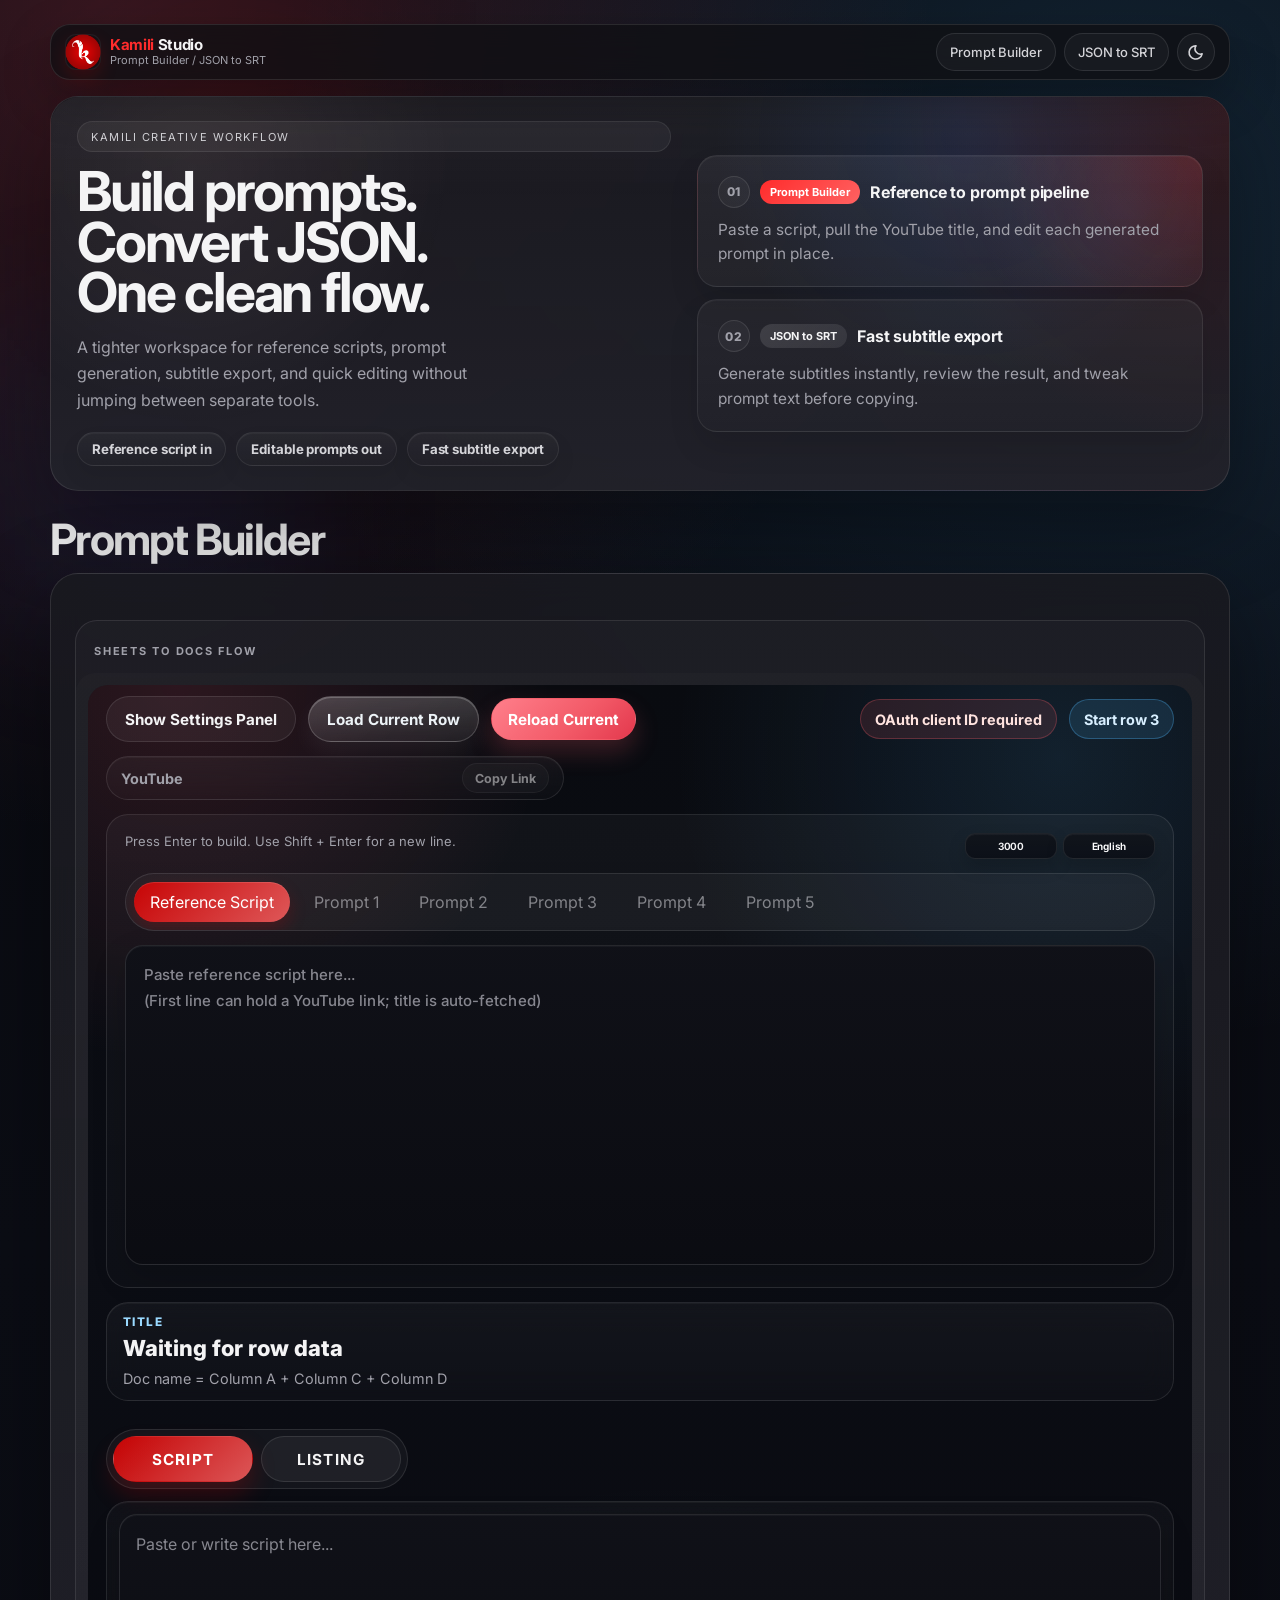
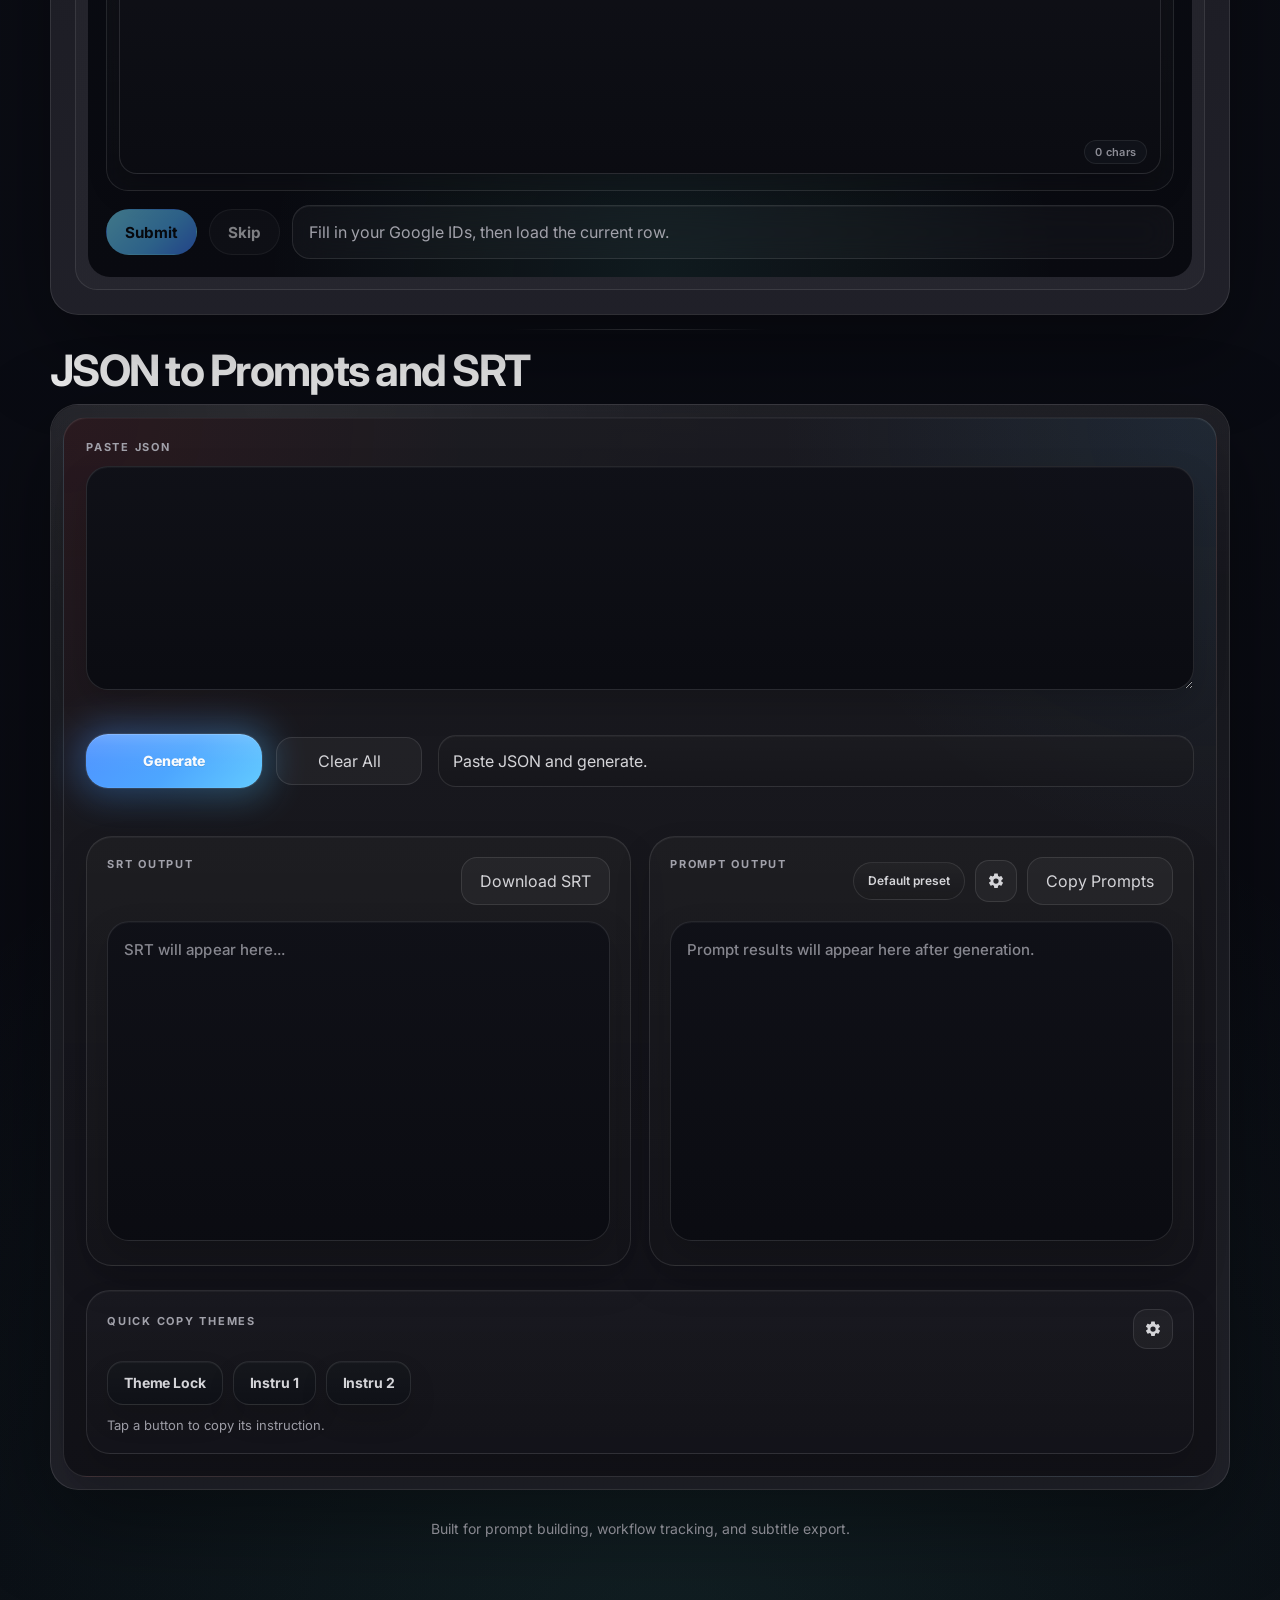
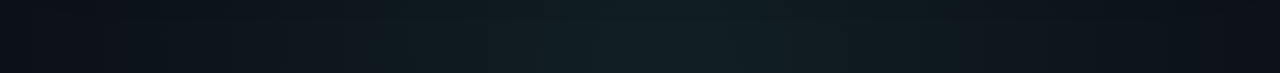
<file: index.html>
<!doctype html>
<html lang="en">
<head>
  <meta charset="UTF-8" />
  <meta name="viewport" content="width=device-width, initial-scale=1.0" />
  <title>Kamili Studio</title>
<link rel="icon" type="image/png" href="./logo.png" />
<link rel="apple-touch-icon" href="./logo.png" />
  <meta
    name="description"
    content="One unified workspace for Prompt Builder and JSON to SRT."
  />
  <link rel="stylesheet" href="assets/css/style.css" />
</head>
<body data-theme="dark">
  <div class="page-noise" aria-hidden="true"></div>
  <div class="page-glow page-glow-one" aria-hidden="true"></div>
  <div class="page-glow page-glow-two" aria-hidden="true"></div>

  <main class="site-shell">
    <header class="topbar">
      <a class="brand" href="#tool-1" aria-label="Kamili Studio home">
        <img class="brand-logo" src="assets/logo.png" alt="Kamili logo" />
        <span class="brand-copy">
          <strong class="brand-title">
            <span class="brand-name-accent">Kamili</span>
            <span class="brand-name-tail">Studio</span>
          </strong>
          <small>Prompt Builder / JSON to SRT</small>
        </span>
      </a>

      <div class="topbar-actions">
        <a class="topbar-link" href="#tool-workflow">Prompt Builder</a>
        <a class="topbar-link" href="#tool-2">JSON to SRT</a>
        <button class="theme-toggle" id="theme-toggle" type="button" aria-label="Switch to light mode" title="Switch to light mode">
          <span class="sr-only" id="theme-toggle-label">Switch to light mode</span>
          <svg class="theme-toggle-icon" viewBox="0 0 24 24" aria-hidden="true">
            <path class="theme-toggle-glyph" d="M20.2 14.5A8.8 8.8 0 1 1 12 3.8a7.1 7.1 0 0 0 8.2 10.7Z" />
          </svg>
        </button>
      </div>
    </header>

    <section class="hero-panel">
      <div class="hero-copy">
        <div class="hero-badge">Kamili creative workflow</div>
        <h1>Build prompts. Convert JSON. One clean flow.</h1>
        <p class="hero-text">
          A tighter workspace for reference scripts, prompt generation, subtitle export, and quick
          editing without jumping between separate tools.
        </p>
        <div class="hero-pills" aria-label="Core workflow highlights">
          <span class="hero-pill">Reference script in</span>
          <span class="hero-pill">Editable prompts out</span>
          <span class="hero-pill">Fast subtitle export</span>
        </div>
      </div>

      <div class="hero-stack">
        <div class="hero-card hero-card-accent">
          <div class="hero-card-line">
            <span class="hero-card-step">01</span>
            <span class="hero-chip">Prompt Builder</span>
            <strong>Reference to prompt pipeline</strong>
          </div>
          <p>Paste a script, pull the YouTube title, and edit each generated prompt in place.</p>
        </div>
        <div class="hero-card">
          <div class="hero-card-line">
            <span class="hero-card-step">02</span>
            <span class="hero-chip hero-chip-secondary">JSON to SRT</span>
            <strong>Fast subtitle export</strong>
          </div>
          <p>Generate subtitles instantly, review the result, and tweak prompt text before copying.</p>
        </div>
      </div>
    </section>

    <div class="tool-stack">
      <section class="tool-section" id="tool-1">
        <div class="section-heading">
          <div>
            <h2>Prompt Builder</h2>
          </div>
        </div>

        <div class="tool-card tool-card-merged">
          <div class="workflow-inline-shell" id="tool-workflow">
          <div class="workflow-inline-head">
            <div>
              <span class="label">Sheets to Docs Flow</span>
            </div>
          </div>

            <div class="workflow-embed-card workflow-embed-card-inline">
              <iframe
                id="workflow-embed-frame"
                class="workflow-embed-frame"
                src="manual-workflow-tool/index.html"
                title="Workflow"
                loading="lazy"
                allow="clipboard-write"
              ></iframe>
            </div>
          </div>

          <div class="output-shell prompt-builder-shell">
            <div class="tabs-head">
              <div class="tabs-head-copy">
                <span class="tabs-hint">Press Enter to build. Use Shift + Enter for a new line.</span>
              </div>

              <div class="prompt-banner-params prompt-banner-params-inline" aria-label="Prompt parameters">
                <label class="prompt-param prompt-param-words" for="pb-words" aria-label="Words">
                  <input id="pb-words" class="prompt-param-input" type="number" value="3000" min="1" inputmode="numeric" />
                </label>

                <div class="prompt-param prompt-param-language" aria-label="Language">
                  <div class="language-select language-select-compact" id="pb-language-select">
                    <input id="pb-language" type="hidden" value="English" />
                    <button
                      class="language-trigger language-trigger-compact"
                      id="pb-language-trigger"
                      type="button"
                      aria-haspopup="listbox"
                      aria-expanded="false"
                    >
                      <span id="pb-language-value">English</span>
                      <span class="language-caret" aria-hidden="true"></span>
                    </button>
                    <div class="language-dropdown" id="pb-language-dropdown" hidden>
                      <div class="language-options" id="pb-language-list" role="listbox" aria-label="Language options">
                        <button class="language-option is-active" data-language="English" type="button">English</button>
                        <button class="language-option" data-language="Arabic" type="button">Arabic</button>
                        <button class="language-option" data-language="French" type="button">French</button>
                        <button class="language-option" data-language="German" type="button">German</button>
                        <button class="language-option" data-language="Russian" type="button">Russian</button>
                        <button class="language-option" data-language="Italian" type="button">Italian</button>
                      </div>
                      <div class="language-custom">
                        <input
                          id="pb-language-custom"
                          type="text"
                          placeholder="Add another language"
                          aria-label="Add another language"
                        />
                        <button class="secondary-button secondary-button-compact" id="pb-language-add" type="button">
                          Add
                        </button>
                      </div>
                    </div>
                  </div>
                </div>
              </div>
            </div>
            <div class="segmented-shell">
              <div class="segmented-control" id="pb-tabs">
                <button class="segmented-tab active" data-view="reference" type="button">Reference Script</button>
                <button class="segmented-tab" data-view="prompt-0" data-index="0" type="button">Prompt 1</button>
                <button class="segmented-tab" data-view="prompt-1" data-index="1" type="button">Prompt 2</button>
                <button class="segmented-tab" data-view="prompt-2" data-index="2" type="button">Prompt 3</button>
                <button class="segmented-tab" data-view="prompt-3" data-index="3" type="button">Prompt 4</button>
                <button class="segmented-tab" data-view="prompt-4" data-index="4" type="button">Prompt 5</button>
              </div>
            </div>
            <div class="prompt-tab-panel is-active" id="pb-reference-panel">
              <textarea
                id="pb-reference"
                class="output-textarea prompt-builder-reference"
                placeholder="Paste reference script here...&#10;(First line can hold a YouTube link; title is auto-fetched)"
              ></textarea>
            </div>
            <div class="prompt-tab-panel" id="pb-prompts-panel" hidden>
              <div
                id="pb-output"
                class="output-editor"
                contenteditable="true"
                spellcheck="false"
                role="textbox"
                aria-multiline="true"
                data-placeholder="Press Enter in Reference Script to generate prompts."
              ></div>
            </div>
          </div>
        </div>
      </section>

      <div class="section-divider" aria-hidden="true">
        <span></span>
      </div>

      <section class="tool-section" id="tool-2">
        <div class="section-heading">
          <div>
            <h2>JSON to Prompts and SRT</h2>
          </div>
        </div>

        <div class="tool-card">
          <div class="tool-two-shell">
            <div class="field-block">
              <label class="label" for="json-input">Paste JSON</label>
              <textarea id="json-input"></textarea>
            </div>

            <div class="button-row button-row-split">
              <div class="button-row tool-actions">
                <button class="glow-button" id="srt-generate" type="button">
                  <span class="glow-button__content">
                    <span>Generate</span>
                  </span>
                </button>
                <button class="secondary-button" id="srt-clear" type="button">Clear All</button>
              </div>
              <div class="status status-inline" id="srt-status">Paste JSON and generate.</div>
            </div>

            <div class="results-grid">
              <div class="result-panel">
                <div class="panel-head">
                  <span class="label">SRT Output</span>
                  <button class="secondary-button" id="srt-download" type="button">Download SRT</button>
                </div>
                <textarea id="srt-output" readonly placeholder="SRT will appear here..."></textarea>
              </div>

              <div class="result-panel">
                <div class="panel-head">
                  <span class="label">Prompt Output</span>
                  <div class="panel-actions">
                    <span class="preset-badge" id="prompt-preset-badge">Default preset</span>
                    <button
                      class="icon-button"
                      id="prompt-preset-settings"
                      type="button"
                      aria-label="Manage image prompt presets"
                      title="Manage image prompt presets"
                    >
                      <svg viewBox="0 0 24 24" aria-hidden="true">
                        <path d="M19.14 12.94a7.96 7.96 0 0 0 .05-.94 7.96 7.96 0 0 0-.05-.94l2.03-1.58a.5.5 0 0 0 .12-.64l-1.92-3.32a.5.5 0 0 0-.6-.22l-2.39.96a7.28 7.28 0 0 0-1.63-.94l-.36-2.54A.5.5 0 0 0 13.9 2h-3.8a.5.5 0 0 0-.49.42l-.36 2.54c-.58.22-1.12.53-1.63.94l-2.39-.96a.5.5 0 0 0-.6.22L2.71 8.48a.5.5 0 0 0 .12.64l2.03 1.58a7.96 7.96 0 0 0-.05.94c0 .32.02.63.05.94l-2.03 1.58a.5.5 0 0 0-.12.64l1.92 3.32a.5.5 0 0 0 .6.22l2.39-.96c.5.4 1.05.72 1.63.94l.36 2.54a.5.5 0 0 0 .49.42h3.8a.5.5 0 0 0 .49-.42l.36-2.54c.58-.22 1.13-.54 1.63-.94l2.39.96a.5.5 0 0 0 .6-.22l1.92-3.32a.5.5 0 0 0-.12-.64l-2.03-1.58ZM12 15.5A3.5 3.5 0 1 1 12 8.5a3.5 3.5 0 0 1 0 7Z"/>
                      </svg>
                    </button>
                    <button class="secondary-button" id="prompts-copy" type="button">Copy Prompts</button>
                  </div>
                </div>
                <textarea id="prompts-output" placeholder="Prompt results will appear here after generation."></textarea>
              </div>
            </div>

            <div class="quick-copy-section quick-copy-section-inline" id="tool-quick-copy" aria-label="Quick copy instructions">
              <div class="quick-copy-card quick-copy-card-inline">
                <div class="quick-copy-head quick-copy-head-inline">
                  <div class="quick-copy-copy">
                    <span class="label">Quick Copy Themes</span>
                  </div>
                  <button
                    class="icon-button quick-copy-settings-toggle"
                    id="quick-copy-settings-toggle"
                    type="button"
                    aria-label="Manage quick copy instructions"
                    aria-expanded="false"
                    title="Manage quick copy instructions"
                  >
                    <svg viewBox="0 0 24 24" aria-hidden="true">
                      <path d="M19.14 12.94a7.96 7.96 0 0 0 .05-.94 7.96 7.96 0 0 0-.05-.94l2.03-1.58a.5.5 0 0 0 .12-.64l-1.92-3.32a.5.5 0 0 0-.6-.22l-2.39.96a7.28 7.28 0 0 0-1.63-.94l-.36-2.54A.5.5 0 0 0 13.9 2h-3.8a.5.5 0 0 0-.49.42l-.36 2.54c-.58.22-1.12.53-1.63.94l-2.39-.96a.5.5 0 0 0-.6.22L2.71 8.48a.5.5 0 0 0 .12.64l2.03 1.58a7.96 7.96 0 0 0-.05.94c0 .32.02.63.05.94l-2.03 1.58a.5.5 0 0 0-.12.64l1.92 3.32a.5.5 0 0 0 .6.22l2.39-.96c.5.4 1.05.72 1.63.94l.36 2.54a.5.5 0 0 0 .49.42h3.8a.5.5 0 0 0 .49-.42l.36-2.54c.58-.22 1.13-.54 1.63-.94l2.39.96a.5.5 0 0 0 .6-.22l1.92-3.32a.5.5 0 0 0-.12-.64l-2.03-1.58ZM12 15.5A3.5 3.5 0 1 1 12 8.5a3.5 3.5 0 0 1 0 7Z"/>
                    </svg>
                  </button>
                </div>

                <div class="quick-copy-actions" id="quick-copy-actions"></div>
                <div class="quick-copy-empty" id="quick-copy-empty" hidden>Add your first instruction from the settings button.</div>
                <p class="quick-copy-note" id="quick-copy-note">Tap a button to copy its instruction.</p>

                <div class="quick-copy-settings-panel" id="quick-copy-settings-panel" hidden>
                  <div class="quick-copy-settings-shell">
                    <div class="quick-copy-settings-copy">
                      <span class="label">Manage Instructions</span>
                      <p>Create short buttons for themes, styles, or reusable copy blocks.</p>
                    </div>

                    <div class="quick-copy-library" id="quick-copy-library"></div>

                    <div class="quick-copy-form">
                      <div class="field-block">
                        <label class="label" for="quick-copy-name">Button Name</label>
                        <input id="quick-copy-name" type="text" placeholder="Theme Lock" />
                      </div>
                      <div class="field-block">
                        <label class="label" for="quick-copy-text">Instruction Text</label>
                        <textarea id="quick-copy-text" placeholder="Paste the reusable instruction you want this button to copy."></textarea>
                      </div>
                      <div class="button-row quick-copy-form-actions">
                        <button class="glow-button" id="quick-copy-save" type="button">
                          <span class="glow-button__content">
                            <span>Save Instruction</span>
                          </span>
                        </button>
                        <button class="secondary-button" id="quick-copy-clear" type="button">Clear Form</button>
                      </div>
                    </div>
                  </div>
                </div>
              </div>
            </div>
          </div>
        </div>
      </section>
    </div>

    <div class="preset-modal" id="prompt-preset-modal" hidden>
      <div class="preset-dialog" role="dialog" aria-modal="true" aria-labelledby="prompt-preset-title">
        <div class="preset-dialog-head">
          <div>
            <h3 id="prompt-preset-title">Image Prompt Presets</h3>
            <p>Save your prompt add-ons here, then switch between them anytime.</p>
          </div>
          <button class="icon-button" id="prompt-preset-close" type="button" aria-label="Close presets">
            <svg viewBox="0 0 24 24" aria-hidden="true">
              <path d="M6.7 5.3 12 10.6l5.3-5.3 1.4 1.4-5.3 5.3 5.3 5.3-1.4 1.4-5.3-5.3-5.3 5.3-1.4-1.4 5.3-5.3-5.3-5.3 1.4-1.4Z"/>
            </svg>
          </button>
        </div>

        <div class="preset-list" id="prompt-preset-list"></div>

        <div class="preset-form">
          <div class="field-block">
            <label class="label" for="prompt-preset-name">Preset Name</label>
            <input id="prompt-preset-name" type="text" placeholder="Ancient history preset" />
          </div>
            <div class="field-block">
              <label class="label sr-only" for="prompt-preset-text">Prompt Text</label>
              <textarea
                id="prompt-preset-text"
                placeholder="Prompt Text..."
              ></textarea>
            </div>
          <div class="button-row">
            <button class="glow-button" id="prompt-preset-save" type="button">
              <span class="glow-button__content">
                <span>Save Preset</span>
              </span>
            </button>
          </div>
        </div>
      </div>
    </div>

    <div class="confirm-modal" id="preset-delete-confirm" hidden>
      <div class="confirm-dialog" role="dialog" aria-modal="true" aria-labelledby="preset-delete-title">
        <div class="confirm-copy">
          <span class="label">Delete Preset</span>
          <h3 id="preset-delete-title">Are you sure?</h3>
          <p id="preset-delete-text">This preset will be removed from your saved list.</p>
        </div>
        <div class="confirm-actions">
          <button class="secondary-button" id="preset-delete-cancel" type="button">Cancel</button>
          <button class="glow-button is-danger" id="preset-delete-confirm-btn" type="button">
            <span class="glow-button__content">
              <span>Delete Preset</span>
            </span>
          </button>
        </div>
      </div>
    </div>

    <footer class="site-footer">
      Built for prompt building, workflow tracking, and subtitle export.
    </footer>
  </main>

  <script>
    (function () {
      const workflowFrame = document.getElementById("workflow-embed-frame");
      if (!workflowFrame) {
        return;
      }

      const minHeight = 520;

      const applyHeight = (height) => {
        const nextHeight = Math.max(minHeight, Math.ceil(Number(height) || 0));
        workflowFrame.style.height = `${nextHeight}px`;
      };

      window.addEventListener("message", (event) => {
        if (event.source !== workflowFrame.contentWindow) {
          return;
        }

        if (event.data?.type !== "workflow-embed-height") {
          return;
        }

        applyHeight(event.data.height);
      });

      workflowFrame.addEventListener("load", () => {
        window.setTimeout(() => {
          try {
            const doc = workflowFrame.contentDocument;
            if (!doc) {
              return;
            }

            applyHeight(
              Math.max(
                doc.documentElement?.scrollHeight || 0,
                doc.body?.scrollHeight || 0
              )
            );
          } catch (error) {
            console.warn("Could not auto-size workflow frame:", error);
          }
        }, 120);
      });
    })();
  </script>
  <script src="assets/js/app.js"></script>
</body>
</html>
</file>
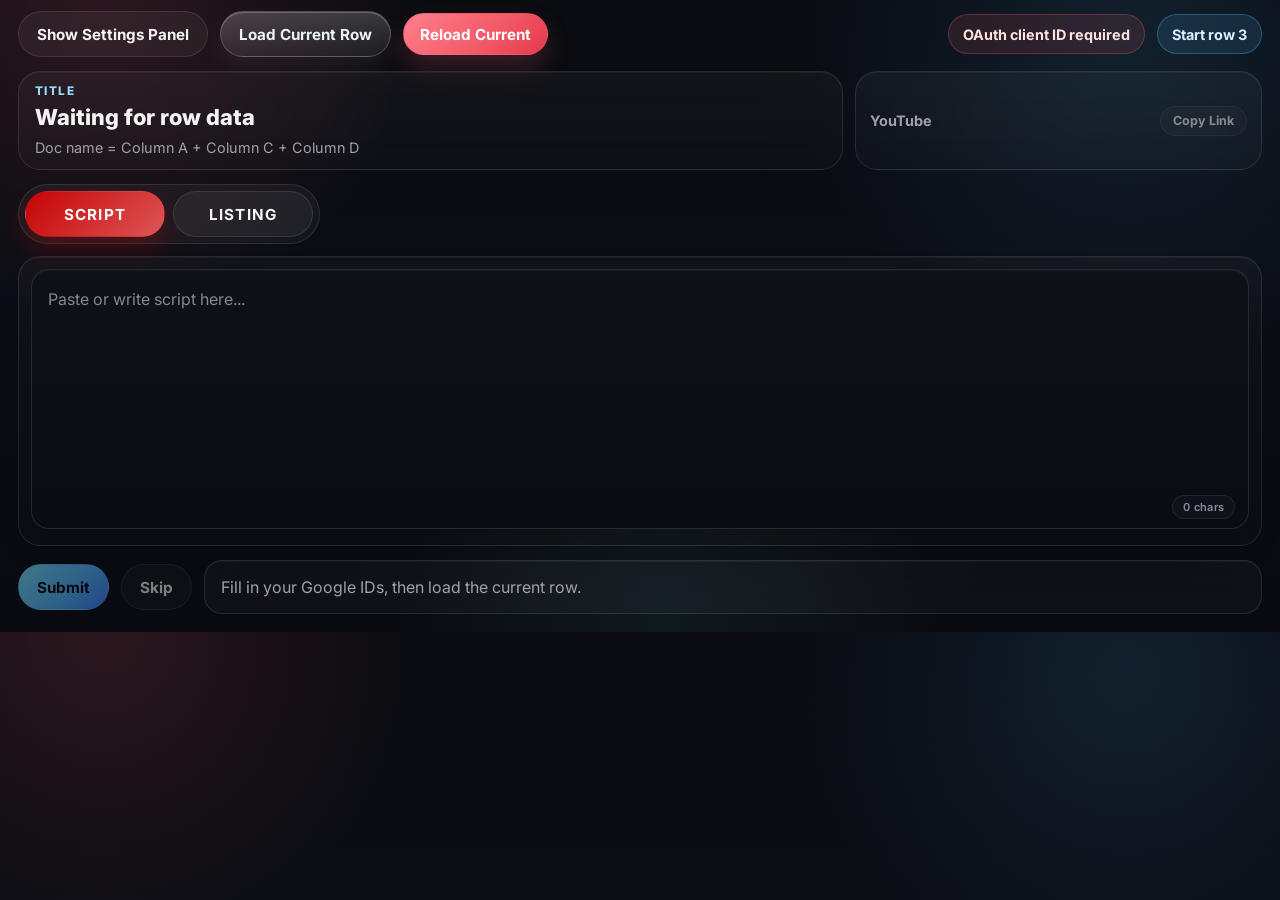
<file: manual-workflow-tool/index.html>
<!doctype html>
<html lang="en">
<head>
  <meta charset="UTF-8" />
  <meta name="viewport" content="width=device-width, initial-scale=1.0" />
  <title>Workflow Embed</title>
  <meta
    name="description"
    content="A compact manual content workflow panel for loading rows from Google Sheets and saving SCRIPT/LISTING drafts into Google Docs."
  />
  <link rel="stylesheet" href="assets/css/style.css" />
  <script src="https://accounts.google.com/gsi/client" async defer></script>
</head>
<body>
  <main class="workflow-embed">
    <section class="panel workflow-panel">
        <div class="toolbar">
          <div class="toolbar-actions">
            <button
              class="secondary-button"
              id="toggle-settings"
              type="button"
              aria-expanded="false"
              aria-controls="settings-panel"
            >
              Show Settings Panel
            </button>
            <button
              class="secondary-button workflow-load-button"
              id="load-current-row"
              type="button">Load Current Row</button>
            <button class="restart-button" id="reload-current" type="button">Reload Current</button>
          </div>

          <div class="badge-row">
            <span class="badge" id="google-status" data-tone="neutral">Google not connected</span>
            <span class="badge" id="progress-badge" data-tone="accent">Waiting for first load</span>
          </div>
        </div>

        <section class="settings-panel" id="settings-panel" hidden>
          <div class="settings-head">
            <div>
              <strong>Settings Panel</strong>
              <p>Google Sheets + Drive + Docs. Hidden by default for embed use.</p>
            </div>
          </div>

          <div class="settings-grid">
            <label class="field">
              <span>Google Sheet ID</span>
              <input
                id="sheet-id"
                type="text"
                autocomplete="off"
                placeholder="Paste sheet ID"
              />
            </label>

            <label class="field">
              <span>Sheet GID</span>
              <input id="sheet-gid" type="text" inputmode="numeric" placeholder="Paste tab GID" />
            </label>

            <label class="field">
              <span>Start Row</span>
              <input id="start-row" type="number" min="1" step="1" placeholder="Start row" />
            </label>

            <label class="field">
              <span>Google Drive Folder ID</span>
              <input
                id="drive-folder-id"
                type="text"
                autocomplete="off"
                placeholder="Paste Drive folder ID"
              />
            </label>

            <label class="field field-wide">
              <span>Google OAuth Client ID</span>
              <input
                id="google-client-id"
                type="text"
                autocomplete="off"
                placeholder="Paste OAuth client ID"
              />
            </label>
          </div>
        </section>

        <div class="summary-grid">
          <article class="summary-card summary-card-wide summary-card-title">
            <div class="summary-card-head">
              <div class="summary-card-copy">
                <span class="summary-label">Title</span>
                <strong id="current-title">Waiting for row data</strong>
                <small>Doc name = Column A + Column C + Column D</small>
              </div>
              <a id="last-doc-link" class="doc-link doc-link-inline" href="#" target="_blank" rel="noreferrer" hidden>
                Open last created Google Doc
              </a>
            </div>
          </article>

          <article class="summary-card summary-card-youtube">
            <div class="summary-inline">
              <a id="youtube-link" class="summary-link is-disabled" href="#" target="_blank" rel="noreferrer">
                YouTube
              </a>
              <button class="ghost-button" id="copy-link" type="button">Copy Link</button>
            </div>
          </article>
        </div>

        <div class="tabs-shell">
          <div class="tabs" role="tablist" aria-label="Workflow editors">
            <button
              class="tab is-active"
              id="tab-script"
              type="button"
              role="tab"
              aria-selected="true"
              aria-controls="panel-script"
              data-tab-target="script"
            >
              SCRIPT
            </button>
            <button
              class="tab"
              id="tab-listing"
              type="button"
              role="tab"
              aria-selected="false"
              aria-controls="panel-listing"
              data-tab-target="listing"
            >
              LISTING
            </button>
          </div>

            <section
              class="tab-panel is-active"
              id="panel-script"
              role="tabpanel"
              aria-labelledby="tab-script"
              data-tab-panel="script"
            >
              <div class="workspace-shell workspace-shell-script">
                <textarea
                  id="script-content"
                  class="workspace-textarea"
                  placeholder="Paste or write script here..."
                ></textarea>
                <span class="char-count char-count-inline" id="script-char-count" hidden>0 chars</span>
              </div>
            </section>

            <section
              class="tab-panel"
              id="panel-listing"
            role="tabpanel"
            aria-labelledby="tab-listing"
            data-tab-panel="listing"
            hidden
            >
              <div class="workspace-shell">
                <textarea
                  id="listing-content"
                  class="workspace-textarea"
                  placeholder="Paste or write listing here..."
                ></textarea>
              </div>
            </section>
          </div>

        <div class="action-row">
          <div class="button-cluster">
            <button class="primary-button" id="submit-item" type="button">Submit</button>
            <button class="secondary-button" id="skip-item" type="button">Skip</button>
          </div>

          <div class="status-banner" id="app-status" data-tone="neutral">
            Load a row to begin the workflow.
          </div>
        </div>
    </section>
  </main>

  <script src="assets/js/app.js" defer></script>
</body>
</html>
</file>
<file: assets/css/style.css>
@import url("https://fonts.googleapis.com/css2?family=Inter:wght@400;500;600;700;800&display=swap");

:root {
  --bg: #09090b;
  --bg-elevated: rgba(16, 16, 20, 0.78);
  --panel: rgba(25, 25, 31, 0.88);
  --panel-strong: rgba(34, 34, 42, 0.94);
  --surface: rgba(12, 12, 16, 0.96);
  --surface-soft: rgba(255, 255, 255, 0.05);
  --border: rgba(255, 255, 255, 0.1);
  --border-strong: rgba(255, 255, 255, 0.18);
  --text: #f4f4f5;
  --muted: #a1a1aa;
  --muted-strong: #d4d4d8;
  --logo-red: #dd0000;
  --logo-red-strong: #ff2c2c;
  --logo-red-soft: rgba(221, 0, 0, 0.2);
  --blue-start: #77e3ff;
  --blue-mid: #52b8ff;
  --blue-end: #3d7dff;
  --blue-glow: rgba(82, 184, 255, 0.48);
  --danger-start: #ff7f8b;
  --danger-mid: #f25967;
  --danger-end: #e3384d;
  --danger-glow: rgba(242, 89, 103, 0.48);
  --success: #7ef3cf;
  --scroll-track: rgba(255, 255, 255, 0.04);
  --scroll-thumb: linear-gradient(180deg, rgba(255, 98, 98, 0.92), rgba(82, 184, 255, 0.88));
  --scroll-thumb-border: rgba(255, 255, 255, 0.08);
  --shadow-xl: 0 30px 90px rgba(0, 0, 0, 0.38);
  --shadow-lg: 0 18px 48px rgba(0, 0, 0, 0.28);
  --field-bg: linear-gradient(180deg, rgba(16, 17, 24, 0.98), rgba(11, 12, 18, 0.98));
  --field-bg-active: linear-gradient(180deg, rgba(20, 22, 30, 0.99), rgba(14, 15, 21, 0.99));
  --field-border: rgba(255, 255, 255, 0.11);
  --field-border-focus: rgba(114, 190, 255, 0.34);
  --field-ring: rgba(114, 190, 255, 0.08);
  --field-shadow: inset 0 1px 0 rgba(255, 255, 255, 0.04), 0 14px 34px rgba(0, 0, 0, 0.16);
  --field-shadow-focus: inset 0 1px 0 rgba(255, 255, 255, 0.05), 0 0 0 4px var(--field-ring), 0 20px 42px rgba(0, 0, 0, 0.2);
  --radius-xl: 28px;
  --radius-lg: 22px;
  --radius-md: 18px;
  --radius-sm: 14px;
}

body[data-theme="light"] {
  --bg: #f5f5f4;
  --bg-elevated: rgba(255, 255, 255, 0.84);
  --panel: rgba(255, 255, 255, 0.92);
  --panel-strong: rgba(255, 255, 255, 0.98);
  --surface: rgba(246, 246, 248, 0.98);
  --surface-soft: rgba(18, 18, 23, 0.04);
  --border: rgba(18, 18, 23, 0.08);
  --border-strong: rgba(18, 18, 23, 0.14);
  --text: #111827;
  --muted: #6b7280;
  --muted-strong: #374151;
  --logo-red-soft: rgba(221, 0, 0, 0.12);
  --blue-glow: rgba(82, 184, 255, 0.2);
  --danger-glow: rgba(242, 89, 103, 0.2);
  --scroll-track: rgba(17, 24, 39, 0.06);
  --scroll-thumb: linear-gradient(180deg, rgba(255, 98, 98, 0.78), rgba(82, 184, 255, 0.72));
  --scroll-thumb-border: rgba(17, 24, 39, 0.08);
  --shadow-xl: 0 30px 90px rgba(17, 24, 39, 0.12);
  --shadow-lg: 0 18px 48px rgba(17, 24, 39, 0.09);
  --field-bg: linear-gradient(180deg, rgba(255, 255, 255, 0.98), rgba(245, 247, 251, 0.98));
  --field-bg-active: linear-gradient(180deg, rgba(255, 255, 255, 1), rgba(241, 244, 250, 1));
  --field-border: rgba(17, 24, 39, 0.1);
  --field-border-focus: rgba(82, 184, 255, 0.34);
  --field-ring: rgba(82, 184, 255, 0.08);
  --field-shadow: inset 0 1px 0 rgba(255, 255, 255, 0.64), 0 14px 34px rgba(17, 24, 39, 0.08);
  --field-shadow-focus: inset 0 1px 0 rgba(255, 255, 255, 0.74), 0 0 0 4px var(--field-ring), 0 18px 36px rgba(17, 24, 39, 0.12);
}

* {
  box-sizing: border-box;
}

html {
  scroll-behavior: smooth;
}

body {
  margin: 0;
  min-height: 100vh;
  font-family: "Inter", system-ui, sans-serif;
  color: var(--text);
  background:
    radial-gradient(circle at 8% 0%, rgba(255, 92, 118, 0.18), transparent 24%),
    radial-gradient(circle at 88% 6%, rgba(82, 184, 255, 0.16), transparent 26%),
    radial-gradient(circle at 52% 100%, rgba(97, 223, 198, 0.1), transparent 30%),
    linear-gradient(180deg, #07080d 0%, #0b0d15 38%, #080910 100%);
  transition: background 0.25s ease, color 0.25s ease;
}

body[data-theme="light"] {
  background:
    radial-gradient(circle at 10% 0%, rgba(255, 116, 142, 0.14), transparent 22%),
    radial-gradient(circle at 86% 8%, rgba(82, 184, 255, 0.12), transparent 24%),
    radial-gradient(circle at 50% 100%, rgba(97, 223, 198, 0.08), transparent 28%),
    linear-gradient(180deg, #fcfcfe 0%, #f3f5f9 44%, #eef1f7 100%);
}

button,
input,
select,
textarea {
  font: inherit;
}

textarea,
.output-editor,
.language-options,
.prompt-output,
.output-box {
  scrollbar-width: thin;
  scrollbar-color: rgba(255, 98, 98, 0.9) var(--scroll-track);
}

textarea::-webkit-scrollbar,
.output-editor::-webkit-scrollbar,
.language-options::-webkit-scrollbar,
.prompt-output::-webkit-scrollbar,
.output-box::-webkit-scrollbar {
  width: 12px;
  height: 12px;
}

textarea::-webkit-scrollbar-track,
.output-editor::-webkit-scrollbar-track,
.language-options::-webkit-scrollbar-track,
.prompt-output::-webkit-scrollbar-track,
.output-box::-webkit-scrollbar-track {
  background: var(--scroll-track);
  border-radius: 999px;
}

textarea::-webkit-scrollbar-button,
.output-editor::-webkit-scrollbar-button,
.language-options::-webkit-scrollbar-button,
.prompt-output::-webkit-scrollbar-button,
.output-box::-webkit-scrollbar-button {
  display: block;
  height: 16px;
  background-color: rgba(255, 255, 255, 0.04);
  background-repeat: no-repeat;
  background-position: center;
  background-size: 8px 8px;
  border-radius: 999px;
}

textarea::-webkit-scrollbar-button:single-button:vertical:decrement,
.output-editor::-webkit-scrollbar-button:single-button:vertical:decrement,
.language-options::-webkit-scrollbar-button:single-button:vertical:decrement,
.prompt-output::-webkit-scrollbar-button:single-button:vertical:decrement,
.output-box::-webkit-scrollbar-button:single-button:vertical:decrement {
  background-image: url("data:image/svg+xml,%3Csvg xmlns='http://www.w3.org/2000/svg' width='8' height='8' viewBox='0 0 8 8'%3E%3Cpath fill='%23d4d4d8' d='M4 2 1.5 5h5z'/%3E%3C/svg%3E");
}

textarea::-webkit-scrollbar-button:single-button:vertical:increment,
.output-editor::-webkit-scrollbar-button:single-button:vertical:increment,
.language-options::-webkit-scrollbar-button:single-button:vertical:increment,
.prompt-output::-webkit-scrollbar-button:single-button:vertical:increment,
.output-box::-webkit-scrollbar-button:single-button:vertical:increment {
  background-image: url("data:image/svg+xml,%3Csvg xmlns='http://www.w3.org/2000/svg' width='8' height='8' viewBox='0 0 8 8'%3E%3Cpath fill='%23d4d4d8' d='M1.5 3 4 6l2.5-3z'/%3E%3C/svg%3E");
}

textarea::-webkit-scrollbar-button:hover,
.output-editor::-webkit-scrollbar-button:hover,
.language-options::-webkit-scrollbar-button:hover,
.prompt-output::-webkit-scrollbar-button:hover,
.output-box::-webkit-scrollbar-button:hover {
  background-color: rgba(255, 255, 255, 0.08);
}

textarea::-webkit-scrollbar-thumb,
.output-editor::-webkit-scrollbar-thumb,
.language-options::-webkit-scrollbar-thumb,
.prompt-output::-webkit-scrollbar-thumb,
.output-box::-webkit-scrollbar-thumb {
  background: var(--scroll-thumb);
  border-radius: 999px;
  border: 2px solid var(--scroll-thumb-border);
  box-shadow: inset 0 1px 0 rgba(255, 255, 255, 0.14);
}

textarea::-webkit-scrollbar-thumb:hover,
.output-editor::-webkit-scrollbar-thumb:hover,
.language-options::-webkit-scrollbar-thumb:hover,
.prompt-output::-webkit-scrollbar-thumb:hover,
.output-box::-webkit-scrollbar-thumb:hover {
  filter: brightness(1.08);
}

textarea::-webkit-scrollbar-corner,
.output-editor::-webkit-scrollbar-corner,
.language-options::-webkit-scrollbar-corner,
.prompt-output::-webkit-scrollbar-corner,
.output-box::-webkit-scrollbar-corner {
  background: transparent;
}

.page-noise,
.page-glow {
  pointer-events: none;
  position: fixed;
  inset: 0;
}

.page-noise {
  opacity: 0.04;
  background-image:
    linear-gradient(rgba(255, 255, 255, 0.3) 1px, transparent 1px),
    linear-gradient(90deg, rgba(255, 255, 255, 0.18) 1px, transparent 1px);
  background-size: 120px 120px;
  mask-image: radial-gradient(circle at center, black, transparent 82%);
}

.page-glow {
  z-index: -1;
  filter: blur(80px);
  opacity: 0.55;
}

.page-glow-one {
  top: 3%;
  left: 8%;
  width: 260px;
  height: 260px;
  background: rgba(221, 0, 0, 0.2);
}

.page-glow-two {
  top: 36%;
  right: 6%;
  width: 300px;
  height: 300px;
  background: rgba(61, 125, 255, 0.16);
}

.site-shell {
  width: min(1180px, calc(100% - 32px));
  margin: 0 auto;
  padding: 24px 0 136px;
}

.topbar {
  position: sticky;
  top: 16px;
  z-index: 10;
  display: flex;
  align-items: center;
  justify-content: space-between;
  gap: 14px;
  flex-wrap: wrap;
  min-height: 56px;
  padding: 8px 14px;
  margin-bottom: 16px;
  background: var(--bg-elevated);
  border: 1px solid var(--border);
  border-radius: 20px;
  box-shadow: var(--shadow-lg);
  backdrop-filter: blur(18px);
  transition:
    opacity 0.2s ease,
    transform 0.2s ease,
    visibility 0.2s ease,
    margin-bottom 0.2s ease;
}

.topbar.is-hidden {
  opacity: 0;
  transform: translateY(-18px);
  visibility: hidden;
  pointer-events: none;
  margin-bottom: -68px;
}

.brand {
  display: inline-flex;
  align-items: center;
  gap: 9px;
  min-width: 0;
  flex: 1 1 auto;
  text-decoration: none;
  color: inherit;
}

.brand-logo {
  width: 36px;
  height: 36px;
  flex: 0 0 36px;
  border-radius: 11px;
  object-fit: cover;
  box-shadow:
    0 8px 18px rgba(221, 0, 0, 0.16),
    inset 0 0 0 1px rgba(255, 255, 255, 0.06);
}

.brand-copy {
  display: flex;
  flex-direction: column;
  min-width: 0;
  gap: 2px;
}

.brand-title {
  display: inline-flex;
  align-items: baseline;
  gap: 4px;
  font-size: 15px;
  font-weight: 700;
  letter-spacing: -0.025em;
  line-height: 1;
}

.brand-copy small {
  color: var(--muted);
  font-size: 11px;
  line-height: 1.15;
  white-space: nowrap;
}

.brand-name-accent {
  color: var(--logo-red-strong);
}

.brand-name-tail {
  color: var(--text);
}

.sr-only {
  position: absolute;
  width: 1px;
  height: 1px;
  padding: 0;
  margin: -1px;
  overflow: hidden;
  clip: rect(0, 0, 0, 0);
  white-space: nowrap;
  border: 0;
}

.topbar-actions {
  display: flex;
  align-items: center;
  gap: 8px;
  flex-wrap: wrap;
  justify-content: flex-end;
  margin-left: auto;
  flex: 0 0 auto;
}

.topbar-link,
.theme-toggle {
  display: inline-flex;
  align-items: center;
  justify-content: center;
  border: 1px solid var(--border);
  background: rgba(255, 255, 255, 0.035);
  color: var(--muted-strong);
  border-radius: 999px;
  min-height: 38px;
  padding: 0 13px;
  text-decoration: none;
  font-size: 13px;
  font-weight: 500;
  line-height: 1;
  white-space: nowrap;
  cursor: pointer;
  transition: transform 0.2s ease, border-color 0.2s ease, background 0.2s ease;
}

.topbar-link:hover,
.theme-toggle:hover {
  transform: translateY(-1px);
  border-color: var(--border-strong);
  background: rgba(255, 255, 255, 0.07);
}

.theme-toggle {
  position: relative;
  width: 38px;
  min-width: 38px;
  padding: 0;
}

.theme-toggle-icon {
  width: 18px;
  height: 18px;
  overflow: visible;
}

.theme-toggle-glyph {
  stroke: currentColor;
  stroke-width: 2.15;
  stroke-linecap: round;
  stroke-linejoin: round;
  fill: none;
  transition: transform 0.2s ease, opacity 0.2s ease;
}

.hero-panel,
.tool-card {
  background: linear-gradient(180deg, var(--panel) 0%, var(--panel-strong) 100%);
  border: 1px solid var(--border);
  box-shadow: var(--shadow-xl);
  backdrop-filter: blur(16px);
}

.hero-panel,
#tool-1 {
  transition:
    filter 0.28s ease,
    opacity 0.28s ease,
    transform 0.28s ease;
  transform-origin: top center;
}

body.is-json-focus .hero-panel,
body.is-json-focus #tool-1 {
  filter: blur(16px) saturate(0.78);
  opacity: 0.14;
  transform: scale(0.988) translateY(-4px);
  pointer-events: none;
  user-select: none;
}

.hero-panel {
  position: relative;
  overflow: hidden;
  display: grid;
  grid-template-columns: minmax(0, 1.08fr) minmax(320px, 0.92fr);
  align-items: center;
  gap: 26px;
  padding: 24px 26px;
  border-radius: var(--radius-xl);
  margin-bottom: 22px;
  animation: riseIn 0.55s ease;
  background:
    radial-gradient(circle at top right, rgba(221, 0, 0, 0.12), transparent 28%),
    radial-gradient(circle at 78% 10%, rgba(61, 125, 255, 0.12), transparent 26%),
    linear-gradient(180deg, var(--panel) 0%, var(--panel-strong) 100%);
}

.hero-panel::before {
  content: "";
  position: absolute;
  inset: 0;
  border-radius: inherit;
  pointer-events: none;
  background:
    radial-gradient(circle at 12% 18%, rgba(255, 255, 255, 0.065), transparent 24%),
    linear-gradient(180deg, rgba(255, 255, 255, 0.035), transparent 26%);
}

.hero-copy {
  position: relative;
  z-index: 1;
  display: flex;
  flex-direction: column;
  justify-content: center;
}

.hero-copy h1,
.section-heading h2 {
  margin: 0;
  letter-spacing: -0.04em;
}

.hero-copy h1 {
  font-size: clamp(2.1rem, 4.3vw, 3.65rem);
  line-height: 0.92;
  max-width: 10.8ch;
  text-wrap: balance;
}

.eyebrow {
  margin: 0 0 14px;
  font-size: 12px;
  letter-spacing: 0.18em;
  text-transform: uppercase;
  color: var(--logo-red-strong);
  font-weight: 700;
}

.hero-text,
.section-lead,
.hero-card p {
  margin: 0;
  color: var(--muted);
  line-height: 1.7;
}

.hero-text {
  margin-top: 16px;
  max-width: 45ch;
  font-size: 1rem;
  line-height: 1.66;
}

.hero-badge {
  display: inline-flex;
  align-items: center;
  min-height: 31px;
  padding: 0 13px;
  margin-bottom: 14px;
  border-radius: 999px;
  border: 1px solid rgba(255, 255, 255, 0.08);
  background: rgba(255, 255, 255, 0.05);
  color: var(--muted-strong);
  font-size: 11px;
  letter-spacing: 0.14em;
  text-transform: uppercase;
}

.hero-pills {
  display: flex;
  flex-wrap: wrap;
  gap: 10px;
  margin-top: 18px;
}

.hero-pill {
  display: inline-flex;
  align-items: center;
  min-height: 34px;
  padding: 0 14px;
  border-radius: 999px;
  border: 1px solid rgba(255, 255, 255, 0.08);
  background:
    linear-gradient(180deg, rgba(255, 255, 255, 0.055), rgba(255, 255, 255, 0.025)),
    rgba(10, 12, 18, 0.2);
  color: var(--muted-strong);
  font-size: 0.83rem;
  font-weight: 700;
  letter-spacing: -0.01em;
  box-shadow:
    inset 0 1px 0 rgba(255, 255, 255, 0.04),
    0 10px 20px rgba(0, 0, 0, 0.08);
}

.hero-stack {
  position: relative;
  z-index: 1;
  display: grid;
  gap: 12px;
  align-self: center;
}

.hero-card {
  position: relative;
  padding: 20px;
  border-radius: 20px;
  border: 1px solid rgba(255, 255, 255, 0.08);
  background:
    linear-gradient(180deg, rgba(255, 255, 255, 0.055), rgba(255, 255, 255, 0.028)),
    rgba(12, 14, 20, 0.18);
  min-height: 118px;
  display: flex;
  flex-direction: column;
  justify-content: center;
  box-shadow:
    inset 0 1px 0 rgba(255, 255, 255, 0.04),
    0 16px 30px rgba(0, 0, 0, 0.1);
}

.hero-card-line {
  display: flex;
  align-items: center;
  gap: 10px;
  margin-bottom: 10px;
}

.hero-card-step {
  display: inline-flex;
  align-items: center;
  justify-content: center;
  min-width: 32px;
  height: 32px;
  border-radius: 999px;
  border: 1px solid rgba(255, 255, 255, 0.1);
  background: rgba(255, 255, 255, 0.04);
  color: var(--muted);
  font-size: 0.75rem;
  font-weight: 800;
  letter-spacing: 0.08em;
  flex: 0 0 auto;
}

.hero-chip {
  display: inline-flex;
  align-items: center;
  justify-content: center;
  border-radius: 999px;
  padding: 5px 10px;
  font-size: 11px;
  font-weight: 700;
  color: #fff;
  background: linear-gradient(135deg, var(--logo-red-strong), #ff6262);
}

.hero-chip-secondary {
  background: linear-gradient(135deg, rgba(255, 255, 255, 0.12), rgba(255, 255, 255, 0.08));
  color: var(--text);
}

.hero-card-accent {
  background:
    radial-gradient(circle at top right, rgba(221, 0, 0, 0.16), transparent 38%),
    radial-gradient(circle at 85% 40%, rgba(82, 184, 255, 0.08), transparent 34%),
    linear-gradient(180deg, rgba(255, 255, 255, 0.06), rgba(255, 255, 255, 0.03));
}

.hero-card strong {
  font-size: 1rem;
  letter-spacing: -0.01em;
}

.hero-card p {
  font-size: 0.96rem;
  line-height: 1.58;
}

.hero-divider,
.section-divider span {
  display: block;
  width: 100%;
  height: 1px;
  background: linear-gradient(90deg, transparent, var(--border-strong), transparent);
}

.hero-divider {
  margin: 18px 0;
}

.tool-stack {
  display: flex;
  flex-direction: column;
  gap: 14px;
}

.tool-section {
  display: flex;
  flex-direction: column;
  gap: 8px;
}

.section-heading {
  display: flex;
  align-items: end;
  justify-content: space-between;
  gap: 10px;
}

.section-heading h2 {
  font-size: clamp(1.9rem, 4vw, 2.7rem);
}

.section-lead {
  max-width: 44ch;
  text-align: right;
}

.tool-card {
  border-radius: var(--radius-xl);
  padding: 24px;
  animation: riseIn 0.55s ease both;
}

.tool-card-merged {
  display: flex;
  flex-direction: column;
}

.field-block {
  display: flex;
  flex-direction: column;
  gap: 8px;
}

.settings-grid,
.results-grid {
  display: grid;
  gap: 16px;
}

.settings-grid {
  grid-template-columns: repeat(2, minmax(0, 1fr));
  margin-top: 18px;
}

.language-select {
  position: relative;
}

.language-trigger {
  width: 100%;
  min-height: 56px;
  display: flex;
  align-items: center;
  justify-content: space-between;
  gap: 14px;
  padding: 0 18px;
  border: 1px solid var(--border);
  border-radius: 18px;
  color: var(--text);
  background:
    linear-gradient(180deg, rgba(255, 255, 255, 0.05), rgba(255, 255, 255, 0.02)),
    var(--surface);
  box-shadow: inset 0 1px 0 rgba(255, 255, 255, 0.05);
  cursor: pointer;
  transition: border-color 0.2s ease, transform 0.2s ease, box-shadow 0.2s ease;
}

.language-trigger:hover,
.language-select.is-open .language-trigger {
  border-color: rgba(255, 255, 255, 0.22);
  box-shadow:
    0 0 0 4px rgba(255, 255, 255, 0.03),
    0 12px 28px rgba(0, 0, 0, 0.18);
  transform: translateY(-1px);
}

.language-caret {
  width: 10px;
  height: 10px;
  border-right: 2px solid var(--muted);
  border-bottom: 2px solid var(--muted);
  transform: rotate(45deg) translateY(-2px);
  transition: transform 0.18s ease, border-color 0.18s ease;
}

.language-select.is-open .language-caret {
  border-color: var(--muted-strong);
  transform: rotate(-135deg) translateY(-1px);
}

.language-select-compact.is-open .language-caret {
  border-color: transparent;
  transform: translateY(-50%);
}

.language-dropdown {
  position: absolute;
  top: calc(100% + 10px);
  left: 0;
  right: 0;
  z-index: 20;
  display: flex;
  flex-direction: column;
  gap: 8px;
  padding: 10px;
  border: 1px solid var(--border-strong);
  border-radius: 16px;
  background: linear-gradient(180deg, rgba(28, 28, 34, 0.98), rgba(18, 18, 24, 0.98));
  box-shadow: 0 24px 48px rgba(0, 0, 0, 0.36);
  backdrop-filter: blur(20px);
}

.language-options {
  display: flex;
  flex-direction: column;
  gap: 4px;
  max-height: 184px;
  overflow: auto;
}

.language-option {
  width: 100%;
  min-height: 34px;
  padding: 0 12px;
  display: flex;
  align-items: center;
  border: 1px solid transparent;
  border-radius: 12px;
  background: transparent;
  color: var(--muted-strong);
  text-align: left;
  font-size: 13px;
  cursor: pointer;
  transition: background 0.18s ease, border-color 0.18s ease, color 0.18s ease, transform 0.18s ease;
}

.language-option:hover {
  transform: translateY(-1px);
  border-color: var(--border);
  background: rgba(255, 255, 255, 0.05);
  color: var(--text);
}

.language-option.is-active {
  color: var(--text);
  border-color: var(--border-strong);
  background: rgba(255, 255, 255, 0.08);
  box-shadow: inset 0 1px 0 rgba(255, 255, 255, 0.04);
}

.language-custom {
  display: flex;
  align-items: center;
  gap: 8px;
  padding-top: 8px;
  border-top: 1px solid rgba(255, 255, 255, 0.08);
}

.language-custom input {
  flex: 1;
  min-height: 38px;
  padding: 0 12px;
}

.results-grid {
  grid-template-columns: repeat(2, minmax(0, 1fr));
  margin-top: 22px;
  align-items: start;
}

.label {
  font-size: 11px;
  font-weight: 700;
  letter-spacing: 0.16em;
  text-transform: uppercase;
  color: var(--muted);
}

textarea,
input,
select {
  width: 100%;
  border: 1px solid var(--field-border);
  border-radius: var(--radius-md);
  padding: 15px 16px;
  color: var(--text);
  background: var(--field-bg);
  box-shadow: var(--field-shadow);
  font-family: "Inter", system-ui, sans-serif;
  font-size: 15px;
  font-weight: 500;
  transition: border-color 0.2s ease, background 0.2s ease, box-shadow 0.2s ease;
}

input[type="number"] {
  appearance: textfield;
  -moz-appearance: textfield;
}

input[type="number"]::-webkit-outer-spin-button,
input[type="number"]::-webkit-inner-spin-button {
  -webkit-appearance: none;
  margin: 0;
}

textarea {
  min-height: 208px;
  resize: vertical;
  line-height: 1.6;
}

textarea::placeholder,
input::placeholder {
  color: rgba(161, 161, 170, 0.82);
  font-family: "Inter", system-ui, sans-serif;
  font-weight: 500;
}

#srt-output {
  height: 320px;
  min-height: 320px;
  max-height: 320px;
  overflow: auto;
}

textarea:focus,
input:focus,
select:focus {
  outline: none;
  border-color: var(--field-border-focus);
  background: var(--field-bg-active);
  box-shadow: var(--field-shadow-focus);
}

.button-row {
  display: flex;
  align-items: center;
  gap: 14px;
  flex-wrap: wrap;
  margin-top: 18px;
}

.button-row-split {
  justify-content: space-between;
}

.tool-actions {
  margin-top: 0;
}

.glow-button {
  --button-gradient: linear-gradient(135deg, #4f93ff 0%, #4da6ff 52%, #63cbff 100%);
  position: relative;
  isolation: isolate;
  min-width: 176px;
  height: 54px;
  padding: 0 24px;
  border: none;
  border-radius: 22px;
  background: transparent;
  box-shadow:
    0 12px 28px rgba(0, 0, 0, 0.22);
  color: #f8fafc;
  font-weight: 800;
  font-size: 14px;
  letter-spacing: -0.01em;
  text-shadow: 0 1px 0 rgba(0, 0, 0, 0.1);
  cursor: pointer;
  transition: transform 0.18s ease, box-shadow 0.18s ease, filter 0.18s ease;
}

.glow-button__content {
  position: relative;
  z-index: 1;
  display: inline-flex;
  align-items: center;
  justify-content: center;
  gap: 0;
}

.glow-button::before {
  content: "";
  position: absolute;
  inset: -8px;
  border-radius: 26px;
  background: var(--button-gradient);
  filter: blur(18px);
  opacity: 0.36;
  z-index: -2;
  transition: opacity 0.2s ease, filter 0.2s ease;
}

.glow-button::after {
  content: "";
  position: absolute;
  inset: 0;
  border-radius: 22px;
  background:
    linear-gradient(180deg, rgba(255, 255, 255, 0.18), rgba(255, 255, 255, 0.08) 22%, rgba(255, 255, 255, 0.02) 48%, transparent 72%),
    var(--button-gradient);
  box-shadow:
    inset 0 1px 0 rgba(255, 255, 255, 0.16),
    inset 0 -1px 0 rgba(255, 255, 255, 0.05),
    0 0 0 1px rgba(255, 255, 255, 0.08);
  z-index: -1;
}

.glow-button:hover {
  transform: translateY(-1px) scale(1.005);
  box-shadow:
    0 14px 30px rgba(0, 0, 0, 0.24);
  filter: saturate(1.04);
}

.glow-button:hover::before {
  opacity: 0.44;
  filter: blur(20px);
}

.glow-button:active {
  transform: translateY(0);
}

.glow-button[data-state="clicked"] {
  transform: scale(0.985);
}

.glow-button[data-state="clicked"]::before {
  opacity: 0.5;
}

.glow-button.is-danger {
  --button-gradient: linear-gradient(135deg, #ff8396 0%, #f85f76 52%, #ef4866 100%);
}

.glow-button.is-danger:hover {
  box-shadow:
    0 18px 40px rgba(0, 0, 0, 0.26);
}

.secondary-button {
  position: relative;
  overflow: hidden;
  min-width: 146px;
  height: 48px;
  padding: 0 18px;
  border-radius: 16px;
  border: 1px solid var(--border);
  background: rgba(255, 255, 255, 0.04);
  color: var(--muted-strong);
  cursor: pointer;
  transition: transform 0.18s ease, border-color 0.18s ease, background 0.18s ease;
}

.secondary-button-compact {
  min-width: 78px;
  height: 38px;
  padding: 0 14px;
  border-radius: 14px;
}

.secondary-button:hover {
  transform: translateY(-1px);
  border-color: var(--border-strong);
  background: rgba(255, 255, 255, 0.08);
}

.secondary-button.is-loading {
  pointer-events: none;
  border-color: rgba(255, 255, 255, 0.18);
  background:
    linear-gradient(135deg, rgba(255, 255, 255, 0.12), rgba(255, 255, 255, 0.05)),
    rgba(255, 255, 255, 0.04);
  box-shadow:
    inset 0 1px 0 rgba(255, 255, 255, 0.16),
    0 14px 26px rgba(0, 0, 0, 0.18);
  backdrop-filter: blur(14px);
  animation: glassPulse 1s ease-in-out infinite;
}

.secondary-button.is-loading::before {
  content: "";
  position: absolute;
  inset: 1px;
  border-radius: 15px;
  background:
    linear-gradient(180deg, rgba(255, 255, 255, 0.14), transparent 45%),
    radial-gradient(circle at top center, rgba(255, 255, 255, 0.18), transparent 60%);
  opacity: 0.95;
}

.secondary-button.is-loading::after {
  content: "";
  position: absolute;
  top: 0;
  bottom: 0;
  left: -42%;
  width: 42%;
  border-radius: 16px;
  background: linear-gradient(110deg, transparent 0%, rgba(255, 255, 255, 0.34) 52%, transparent 100%);
  transform: skewX(-18deg);
  animation: glassSweep 1s ease-in-out infinite;
}

.secondary-button.is-success {
  color: #052e2b;
  border-color: rgba(126, 243, 207, 0.32);
  background: linear-gradient(135deg, rgba(126, 243, 207, 0.95), rgba(72, 215, 178, 0.92));
}

.status {
  display: flex;
  align-items: center;
  min-height: 48px;
  padding: 12px 14px;
  border: 1px solid var(--border);
  border-radius: 16px;
  color: var(--muted-strong);
  background: rgba(255, 255, 255, 0.04);
}

.status.is-error {
  color: #ffd3d6;
  border-color: rgba(242, 89, 103, 0.26);
  background: rgba(242, 89, 103, 0.12);
}

.status.is-success {
  color: #d5fff1;
  border-color: rgba(126, 243, 207, 0.24);
  background: rgba(126, 243, 207, 0.12);
}

.status-inline {
  flex: 1;
  min-width: 260px;
}

.status-compact {
  min-height: 44px;
  padding: 10px 14px;
  font-size: 14px;
  white-space: nowrap;
  overflow: hidden;
  text-overflow: ellipsis;
}

.output-shell {
  margin-top: 22px;
  padding: 18px;
  border: 1px solid var(--border);
  border-radius: 22px;
  background: linear-gradient(180deg, rgba(255, 255, 255, 0.04), rgba(255, 255, 255, 0.02));
}

.workflow-inline-shell {
  margin-top: 22px;
  padding: 18px 0 0;
  border: 1px solid var(--border);
  border-radius: 22px;
  background: linear-gradient(180deg, rgba(255, 255, 255, 0.025), rgba(255, 255, 255, 0.015));
  overflow: hidden;
}

.workflow-inline-head {
  display: flex;
  align-items: start;
  justify-content: space-between;
  gap: 12px;
  margin-bottom: 14px;
  padding: 0 18px;
}

.workflow-inline-note {
  margin: 6px 0 0;
  color: var(--muted);
  line-height: 1.6;
  font-size: 14px;
}

.workflow-embed-card-inline {
  margin-top: 0;
  padding: 0;
  border: 0;
  border-radius: 20px 20px 0 0;
  background: linear-gradient(180deg, rgba(255, 255, 255, 0.015), rgba(255, 255, 255, 0.01));
  overflow: hidden;
}

.prompt-builder-shell {
  margin-top: 18px;
}

.tabs-head,
.panel-head {
  display: flex;
  align-items: center;
  justify-content: space-between;
  gap: 12px;
  margin-bottom: 14px;
}

.tabs-head {
  align-items: flex-start;
  overflow: visible;
}

.tabs-head-copy {
  display: flex;
  flex-direction: column;
  gap: 6px;
  min-width: 0;
}

.prompt-banner-params {
  display: flex;
  flex-direction: column;
  align-items: stretch;
  gap: 6px;
}

.prompt-banner-params-inline {
  margin-left: auto;
  flex-direction: row;
  align-items: center;
  justify-content: flex-end;
  flex-wrap: nowrap;
  gap: 6px;
  overflow: visible;
  z-index: 4;
}

.prompt-param {
  min-width: 0;
  padding: 5px 10px 4px;
  border: 1px solid var(--border);
  border-radius: 14px;
  background:
    linear-gradient(180deg, rgba(255, 255, 255, 0.05), rgba(255, 255, 255, 0.025)),
    rgba(8, 8, 11, 0.2);
  display: flex;
  flex-direction: column;
  gap: 2px;
}

.prompt-banner-params-inline .prompt-param-words {
  width: 92px;
  flex: 0 0 92px;
}

.prompt-banner-params-inline .prompt-param-language {
  width: 92px;
  flex: 0 0 92px;
  position: relative;
  z-index: 10;
}

.prompt-banner-params-inline .prompt-param {
  min-height: 26px;
  padding: 1px 6px;
  border-radius: 10px;
  justify-content: center;
  overflow: visible;
  border-color: rgba(255, 255, 255, 0.08);
  background:
    linear-gradient(180deg, rgba(255, 255, 255, 0.04), rgba(255, 255, 255, 0.018)),
    rgba(7, 10, 18, 0.92);
  box-shadow:
    inset 0 1px 0 rgba(255, 255, 255, 0.04),
    0 8px 18px rgba(0, 0, 0, 0.18);
}

.prompt-banner-params-inline .prompt-param-label {
  display: none;
}

.prompt-param-label {
  font-size: 9px;
  font-weight: 700;
  letter-spacing: 0.02em;
  line-height: 1;
  color: var(--muted);
}

.prompt-param-input {
  min-height: 20px;
  padding: 0;
  border: 0;
  border-radius: 0;
  background: transparent;
  box-shadow: none;
  font-size: 10px;
  font-weight: 650;
  line-height: 1.05;
  letter-spacing: -0.02em;
  text-align: center;
}

.prompt-param-input:focus {
  transform: none;
  border-color: transparent;
  box-shadow: none;
}

.language-select-compact {
  width: 100%;
}

.language-trigger-compact {
  min-height: 14px;
  padding: 0;
  border: 0;
  border-radius: 0;
  background: transparent;
  box-shadow: none;
  display: flex;
  width: 100%;
  align-items: center;
  justify-content: center;
  position: relative;
  font-size: 10px;
  font-weight: 650;
  line-height: 1.05;
  letter-spacing: -0.02em;
}

.prompt-banner-params-inline .prompt-param-input,
.prompt-banner-params-inline .language-trigger-compact {
  min-height: 14px;
  font-size: 10px;
  line-height: 1;
  text-align: center;
}

.prompt-banner-params-inline .prompt-param-input[type="number"] {
  appearance: textfield;
  -moz-appearance: textfield;
}

.prompt-banner-params-inline .prompt-param-input[type="number"]::-webkit-outer-spin-button,
.prompt-banner-params-inline .prompt-param-input[type="number"]::-webkit-inner-spin-button {
  -webkit-appearance: none;
  margin: 0;
}

.language-trigger-compact:hover,
.language-select-compact.is-open .language-trigger-compact {
  transform: none;
  border-color: transparent;
  background: transparent;
  box-shadow: none;
}

.prompt-param-language .language-caret {
  display: none;
}

.language-trigger-compact #pb-language-value,
.language-trigger-compact span:first-child {
  position: absolute;
  left: 0;
  right: 0;
  margin: 0;
  text-align: center;
  pointer-events: none;
}

.prompt-banner-params-inline .prompt-param-language .language-trigger-compact {
  padding-right: 0;
  padding-left: 0;
}

.prompt-banner-params-inline #pb-language-value {
  display: block;
  width: auto;
  text-align: center;
}

.prompt-param-language .language-dropdown {
  width: 258px;
  min-width: 258px;
  max-width: min(300px, calc(100vw - 40px));
  left: auto;
  right: 0;
  z-index: 30;
  padding: 12px;
  border-radius: 20px;
}

.prompt-banner-params-inline .language-options {
  gap: 8px;
  max-height: 180px;
  padding-right: 4px;
}

.prompt-banner-params-inline .language-option {
  min-height: 42px;
  padding: 0 16px;
  border-radius: 16px;
  font-size: 14px;
}

.prompt-banner-params-inline .language-option.is-active {
  background: rgba(255, 255, 255, 0.08);
  border-color: rgba(255, 255, 255, 0.14);
}

.prompt-banner-params-inline .language-custom {
  flex-direction: column;
  align-items: stretch;
  gap: 10px;
  padding-top: 12px;
}

.prompt-banner-params-inline .language-custom input {
  width: 100%;
  min-height: 44px;
  padding: 0 16px;
  border-radius: 16px;
}

.prompt-banner-params-inline .secondary-button-compact {
  width: 100%;
  min-height: 44px;
  border-radius: 16px;
}

.panel-actions {
  display: flex;
  align-items: center;
  gap: 10px;
  flex-wrap: wrap;
  justify-content: flex-end;
}

.preset-badge {
  display: inline-flex;
  align-items: center;
  min-height: 36px;
  padding: 0 12px;
  border-radius: 999px;
  border: 1px solid var(--border);
  background: rgba(255, 255, 255, 0.04);
  color: var(--muted-strong);
  font-size: 12px;
  font-weight: 600;
  max-width: 180px;
  overflow: hidden;
  text-overflow: ellipsis;
  white-space: nowrap;
}

.icon-button {
  width: 42px;
  height: 42px;
  display: inline-flex;
  align-items: center;
  justify-content: center;
  border: 1px solid var(--border);
  border-radius: 14px;
  background: rgba(255, 255, 255, 0.04);
  color: var(--muted-strong);
  cursor: pointer;
  transition: transform 0.18s ease, border-color 0.18s ease, background 0.18s ease;
}

.icon-button svg {
  width: 18px;
  height: 18px;
  fill: currentColor;
}

.icon-button:hover {
  transform: translateY(-1px);
  border-color: var(--border-strong);
  background: rgba(255, 255, 255, 0.08);
}

.tabs-hint {
  color: var(--muted);
  font-size: 13px;
}

.segmented-shell {
  position: relative;
}

.segmented-control {
  display: flex;
  flex-wrap: nowrap;
  align-items: center;
  gap: 8px;
  padding: 8px;
  border-radius: 999px;
  background: rgba(255, 255, 255, 0.04);
  border: 1px solid var(--border);
  overflow-x: auto;
  overflow-y: hidden;
  scrollbar-width: none;
}

.segmented-control::-webkit-scrollbar {
  display: none;
}

.prompt-settings-panel {
  position: absolute;
  top: calc(100% + 10px);
  right: 0;
  z-index: 12;
  width: min(292px, calc(100vw - 64px));
  padding: 10px;
  border: 1px solid var(--border);
  border-radius: 18px;
  background:
    linear-gradient(180deg, rgba(28, 28, 34, 0.98), rgba(18, 18, 24, 0.98));
  box-shadow: 0 24px 48px rgba(0, 0, 0, 0.36);
  backdrop-filter: blur(18px);
}

.prompt-settings-panel[hidden] {
  display: none;
}

.segmented-tab {
  position: relative;
  display: inline-flex;
  align-items: center;
  justify-content: center;
  flex: 0 0 auto;
  min-height: 40px;
  box-sizing: border-box;
  border: none;
  border-radius: 999px;
  padding: 11px 16px;
  line-height: 1;
  color: var(--muted);
  background: transparent;
  cursor: pointer;
  transition: transform 0.18s ease, background 0.18s ease, color 0.18s ease;
}

.segmented-tab:hover {
  transform: translateY(-1px);
  color: var(--muted-strong);
  background: rgba(255, 255, 255, 0.06);
}

.segmented-tab.active {
  color: #ffffff;
  background: linear-gradient(135deg, rgba(221, 0, 0, 0.88), rgba(255, 98, 98, 0.85));
  box-shadow:
    inset 0 1px 0 rgba(255, 255, 255, 0.12),
    0 8px 18px rgba(221, 0, 0, 0.2);
}

.segmented-tab.is-ready {
  color: #d9efff;
}

.segmented-tab.active.is-ready {
  background: linear-gradient(135deg, #73b9ff 0%, #58a9ff 52%, #67cbff 100%);
  box-shadow:
    inset 0 1px 0 rgba(255, 255, 255, 0.14),
    0 8px 18px rgba(82, 184, 255, 0.22);
}

.segmented-tab.active:hover,
.segmented-tab.active.is-ready:hover {
  transform: translateY(0);
}

.segmented-tab.is-locked {
  opacity: 0.72;
  color: rgba(212, 212, 216, 0.78);
}

.segmented-icon-button {
  margin-left: auto;
  flex: 0 0 auto;
  width: 40px;
  min-width: 40px;
  height: 40px;
  padding: 0;
  border: 1px solid var(--border);
  border-radius: 999px;
  background: rgba(255, 255, 255, 0.04);
  color: var(--muted);
  display: inline-flex;
  align-items: center;
  justify-content: center;
  cursor: pointer;
  transition: transform 0.18s ease, background 0.18s ease, border-color 0.18s ease, color 0.18s ease, box-shadow 0.18s ease;
}

.segmented-icon-button svg {
  width: 16px;
  height: 16px;
}

.segmented-icon-button:hover {
  transform: translateY(-1px);
  color: var(--muted-strong);
  border-color: var(--border-strong);
  background: rgba(255, 255, 255, 0.08);
}

.segmented-icon-button.is-copied {
  color: #ffffff;
  border-color: rgba(126, 243, 207, 0.32);
  background: linear-gradient(135deg, rgba(126, 243, 207, 0.22), rgba(72, 215, 178, 0.18));
  box-shadow: 0 10px 20px rgba(72, 215, 178, 0.16);
}

.segmented-icon-button.is-active {
  color: #ffffff;
  border-color: rgba(255, 255, 255, 0.18);
  background: rgba(255, 255, 255, 0.09);
  box-shadow: 0 10px 20px rgba(0, 0, 0, 0.18);
}

.prompt-tab-panel {
  display: none;
  margin-top: 14px;
}

.prompt-tab-panel.is-active {
  display: block;
}

.segmented-tab.is-copied {
  color: #d8fff3;
}

.segmented-tab.is-copied::after {
  content: "\2713";
  position: absolute;
  top: -4px;
  right: -2px;
  display: inline-flex;
  align-items: center;
  justify-content: center;
  width: 18px;
  height: 18px;
  border-radius: 999px;
  border: 1px solid rgba(126, 243, 207, 0.24);
  background: rgba(126, 243, 207, 0.18);
  color: #8ef0d8;
  font-size: 11px;
  font-weight: 800;
  line-height: 1;
  box-shadow: 0 8px 18px rgba(0, 0, 0, 0.18);
  pointer-events: none;
}

.segmented-tab.active.is-copied::after {
  border-color: rgba(255, 255, 255, 0.18);
  background: rgba(255, 255, 255, 0.24);
  color: #ffffff;
}

.segmented-tab.is-copied {
  color: #062f28;
  background: linear-gradient(135deg, rgba(126, 243, 207, 0.98), rgba(72, 215, 178, 0.95));
  box-shadow: 0 12px 24px rgba(72, 215, 178, 0.22);
}

.prompt-output,
.output-box {
  height: 360px;
  min-height: 360px;
  max-height: 360px;
  margin-top: 14px;
  padding: 18px;
  border-radius: 18px;
  border: 1px solid var(--border);
  background: var(--field-bg);
  color: var(--text);
  white-space: pre-wrap;
  line-height: 1.72;
  overflow: auto;
  box-shadow: var(--field-shadow);
}

.output-textarea,
#prompts-output,
#srt-output {
  height: 320px;
  min-height: 320px;
  max-height: 320px;
  resize: none;
  font-size: 14px;
  font-weight: 500;
}

.output-textarea,
#prompts-output,
#srt-output,
.output-editor,
.prompt-builder-reference,
.prompt-output,
.output-box {
  font-family: "Inter", system-ui, sans-serif;
  font-size: 15px;
  line-height: 1.72;
  letter-spacing: 0.003em;
}

#prompts-output::placeholder {
  font-size: 15px;
}

#srt-output {
  line-height: 1.72;
}

.output-editor {
  height: 320px;
  min-height: 320px;
  max-height: 320px;
  overflow: auto;
  padding: 16px 18px;
  border: 1px solid var(--field-border);
  border-radius: 18px;
  background: var(--field-bg);
  color: var(--text);
  box-shadow: var(--field-shadow);
  white-space: pre-wrap;
  word-break: break-word;
}

.output-editor:focus {
  outline: none;
  border-color: var(--field-border-focus);
  background: var(--field-bg-active);
  box-shadow: var(--field-shadow-focus);
  transform: none;
}

.output-editor:empty::before {
  content: attr(data-placeholder);
  color: rgba(161, 161, 170, 0.82);
}

.prompt-builder-reference {
  height: 320px;
  min-height: 320px;
  max-height: 320px;
  resize: none;
}

.prompt-builder-reference:focus {
  outline: none;
  border-color: var(--field-border-focus);
  background: var(--field-bg-active);
  box-shadow: var(--field-shadow-focus);
  transform: none;
}

.prompt-token {
  color: var(--blue-mid);
  font-weight: 600;
}

.result-panel {
  padding: 18px;
  border-radius: 22px;
  border: 1px solid var(--border);
  background: linear-gradient(180deg, rgba(255, 255, 255, 0.04), rgba(255, 255, 255, 0.02));
  align-self: start;
}

#tool-2 .tool-card {
  position: relative;
  overflow: hidden;
  padding: 12px;
  border-radius: var(--radius-xl);
  background: linear-gradient(180deg, var(--panel) 0%, var(--panel-strong) 100%);
}

#tool-2 .tool-card::before {
  content: "";
  position: absolute;
  inset: 0;
  border-radius: inherit;
  pointer-events: none;
  background:
    linear-gradient(180deg, rgba(255, 255, 255, 0.04), transparent 18%),
    radial-gradient(circle at 18% 0%, rgba(255, 255, 255, 0.05), transparent 34%);
}

#tool-2 .tool-two-shell {
  position: relative;
  display: flex;
  flex-direction: column;
  gap: 24px;
  padding: 22px;
  border: 1px solid var(--border);
  border-radius: 24px;
  background:
    radial-gradient(circle at top left, rgba(221, 0, 0, 0.075), transparent 26%),
    radial-gradient(circle at top right, rgba(82, 184, 255, 0.085), transparent 28%),
    linear-gradient(180deg, rgba(27, 27, 33, 0.94), rgba(18, 18, 24, 0.985));
  box-shadow:
    inset 0 1px 0 rgba(255, 255, 255, 0.04),
    0 22px 44px rgba(0, 0, 0, 0.14);
}

#tool-2 .field-block {
  position: relative;
  gap: 12px;
}

#tool-2 #json-input,
#tool-2 #srt-output,
#tool-2 #prompts-output {
  border-color: var(--field-border);
  border-radius: 22px;
  background: var(--field-bg);
  box-shadow: var(--field-shadow);
}

#tool-2 #json-input:focus,
#tool-2 #srt-output:focus,
#tool-2 #prompts-output:focus {
  border-color: var(--field-border-focus);
  background: var(--field-bg-active);
  box-shadow: var(--field-shadow-focus);
}

#tool-2 #json-input {
  min-height: 224px;
}

#tool-2 .button-row-split {
  align-items: center;
  gap: 16px;
  margin-top: 20px;
}

#tool-2 .status-inline {
  min-height: 52px;
  border-radius: 18px;
  background:
    linear-gradient(180deg, rgba(255, 255, 255, 0.04), rgba(255, 255, 255, 0.02)),
    rgba(12, 12, 16, 0.5);
  box-shadow: inset 0 1px 0 rgba(255, 255, 255, 0.04);
}

#tool-2 .results-grid {
  gap: 18px;
  margin-top: 24px;
}

#tool-2 .result-panel {
  position: relative;
  padding: 20px;
  border-radius: 26px;
  background:
    linear-gradient(180deg, rgba(255, 255, 255, 0.045), rgba(255, 255, 255, 0.018)),
    rgba(10, 10, 14, 0.32);
  box-shadow:
    inset 0 1px 0 rgba(255, 255, 255, 0.045),
    0 18px 36px rgba(0, 0, 0, 0.14);
}

#tool-2 .panel-head {
  align-items: flex-start;
  margin-bottom: 16px;
}

#tool-2 .panel-actions {
  justify-content: flex-end;
}

#tool-2 .preset-badge {
  min-height: 38px;
  padding: 0 14px;
  border-radius: 999px;
  background:
    linear-gradient(180deg, rgba(255, 255, 255, 0.05), rgba(255, 255, 255, 0.02)),
    rgba(12, 12, 16, 0.34);
}

#tool-2 #prompts-output,
#tool-2 #prompts-output::placeholder {
  font-size: 15px;
}

#tool-2 #prompts-output {
  line-height: 1.72;
}

.preset-modal {
  position: fixed;
  inset: 0;
  z-index: 40;
  display: grid;
  place-items: center;
  padding: 24px;
  background: rgba(4, 5, 8, 0.72);
  backdrop-filter: blur(10px);
}

.preset-modal[hidden] {
  display: none;
}

.confirm-modal {
  position: fixed;
  inset: 0;
  z-index: 60;
  display: grid;
  place-items: center;
  padding: 24px;
  background: rgba(4, 5, 8, 0.52);
  backdrop-filter: blur(8px);
}

.confirm-modal[hidden] {
  display: none;
}

.preset-dialog {
  width: min(720px, 100%);
  max-height: min(82vh, 880px);
  overflow: auto;
  padding: 22px;
  border-radius: 24px;
  border: 1px solid var(--border);
  background: linear-gradient(180deg, rgba(26, 26, 34, 0.98), rgba(16, 16, 22, 0.98));
  box-shadow: var(--shadow-xl);
}

.confirm-dialog {
  width: min(420px, 100%);
  padding: 20px;
  border-radius: 24px;
  border: 1px solid var(--border);
  background: linear-gradient(180deg, rgba(24, 24, 30, 0.98), rgba(14, 14, 20, 0.98));
  box-shadow: var(--shadow-xl);
}

.confirm-copy h3 {
  margin: 6px 0 10px;
  font-size: 1.25rem;
  letter-spacing: -0.02em;
}

.confirm-copy p {
  margin: 0;
  color: var(--muted);
  line-height: 1.65;
}

.confirm-actions {
  display: flex;
  justify-content: flex-end;
  gap: 12px;
  margin-top: 18px;
}

.preset-dialog-head {
  display: flex;
  align-items: start;
  justify-content: space-between;
  gap: 16px;
  margin-bottom: 18px;
}

.preset-dialog-head h3 {
  margin: 0;
  font-size: 1.2rem;
  letter-spacing: -0.02em;
}

.preset-dialog-head p {
  margin: 6px 0 0;
  color: var(--muted);
  line-height: 1.6;
}

.preset-list {
  display: flex;
  flex-direction: column;
  gap: 10px;
  margin-bottom: 18px;
}

.preset-item {
  display: flex;
  align-items: center;
  gap: 12px;
  padding: 14px;
  border-radius: 18px;
  border: 1px solid var(--border);
  background: rgba(255, 255, 255, 0.03);
}

.preset-item-main {
  flex: 1;
  min-width: 0;
  border: none;
  padding: 0;
  background: transparent;
  color: inherit;
  text-align: left;
  cursor: pointer;
}

.preset-item-main strong,
.preset-item-main span {
  display: block;
}

.preset-item-main strong {
  font-size: 0.98rem;
  font-weight: 600;
  white-space: nowrap;
  overflow: hidden;
  text-overflow: ellipsis;
}

.preset-item-main span {
  margin-top: 5px;
  color: var(--muted);
  font-size: 0.92rem;
  line-height: 1.45;
}

.preset-item-meta {
  display: inline-flex;
  align-items: center;
  justify-content: center;
  min-width: 62px;
  min-height: 32px;
  padding: 0 10px;
  border-radius: 999px;
  border: 1px solid var(--border);
  color: var(--muted);
  font-size: 11px;
  font-weight: 700;
  letter-spacing: 0.08em;
  text-transform: uppercase;
}

.preset-item.is-active {
  border-color: rgba(82, 184, 255, 0.34);
  background: rgba(82, 184, 255, 0.08);
}

.preset-item.is-active .preset-item-meta {
  border-color: rgba(82, 184, 255, 0.3);
  background: rgba(82, 184, 255, 0.12);
  color: #d8efff;
}

.preset-delete {
  flex: 0 0 auto;
}

.preset-form {
  padding-top: 18px;
  border-top: 1px solid var(--border);
}

.preset-form textarea {
  min-height: 140px;
}

.section-divider {
  display: flex;
  justify-content: center;
  padding: 0;
}

.section-divider span {
  width: min(260px, 100%);
}

.workflow-embed-card {
  padding: 12px;
  overflow: hidden;
}

.workflow-embed-frame {
  display: block;
  width: 100%;
  height: 280px;
  min-height: 0;
  border: 0;
  border-radius: 20px 20px 22px 22px;
  background: transparent;
}

.quick-copy-section {
  display: flex;
  flex-direction: column;
  gap: 8px;
  margin-top: 10px;
}

.quick-copy-card {
  position: relative;
  overflow: hidden;
  padding: 22px 24px;
  border-radius: 28px;
  background:
    radial-gradient(circle at top left, rgba(221, 0, 0, 0.08), transparent 26%),
    radial-gradient(circle at top right, rgba(82, 184, 255, 0.1), transparent 28%),
    linear-gradient(180deg, rgba(29, 29, 36, 0.95), rgba(18, 18, 25, 0.98));
}

.quick-copy-section-inline {
  margin-top: 0;
}

.quick-copy-card-inline {
  padding: 18px 20px;
  border: 1px solid var(--border);
  border-radius: 24px;
  background:
    linear-gradient(180deg, rgba(255, 255, 255, 0.035), rgba(255, 255, 255, 0.015)),
    rgba(12, 12, 18, 0.28);
  box-shadow:
    inset 0 1px 0 rgba(255, 255, 255, 0.035),
    0 16px 30px rgba(0, 0, 0, 0.12);
}

.quick-copy-head {
  display: flex;
  align-items: flex-start;
  justify-content: space-between;
  gap: 16px;
  margin-bottom: 14px;
}

.quick-copy-copy {
  min-width: 0;
}

.quick-copy-head-inline {
  margin-bottom: 12px;
}

.quick-copy-copy p {
  margin: 6px 0 0;
  color: var(--muted);
  font-size: 14px;
  line-height: 1.65;
  max-width: 50ch;
}

.quick-copy-settings-toggle {
  flex: 0 0 auto;
  width: 40px;
  min-width: 40px;
  height: 40px;
  padding: 0;
}

.quick-copy-settings-toggle.is-active {
  color: #ffffff;
  border-color: rgba(82, 184, 255, 0.32);
  background: rgba(82, 184, 255, 0.12);
  box-shadow: 0 12px 24px rgba(82, 184, 255, 0.14);
}

.quick-copy-actions {
  display: flex;
  flex-wrap: wrap;
  gap: 10px;
}

.quick-copy-chip {
  position: relative;
  min-height: 44px;
  padding: 0 16px;
  border-radius: 16px;
  border: 1px solid var(--border);
  background:
    linear-gradient(180deg, rgba(255, 255, 255, 0.045), rgba(255, 255, 255, 0.018)),
    rgba(10, 12, 18, 0.88);
  box-shadow:
    inset 0 1px 0 rgba(255, 255, 255, 0.045),
    0 14px 28px rgba(0, 0, 0, 0.12);
  color: var(--muted-strong);
  font-size: 14px;
  font-weight: 700;
  letter-spacing: -0.01em;
  white-space: nowrap;
  cursor: pointer;
  transition: transform 0.18s ease, border-color 1.05s ease, background 1.05s ease, box-shadow 1.05s ease, color 1.05s ease;
}

.quick-copy-chip::after {
  content: "\2713";
  position: absolute;
  top: -4px;
  right: -2px;
  display: inline-flex;
  align-items: center;
  justify-content: center;
  width: 18px;
  height: 18px;
  border-radius: 999px;
  border: 1px solid rgba(126, 243, 207, 0.22);
  background: rgba(126, 243, 207, 0.2);
  color: #8ef0d8;
  font-size: 11px;
  font-weight: 800;
  line-height: 1;
  box-shadow: 0 8px 18px rgba(0, 0, 0, 0.18);
  opacity: 0;
  transform: scale(0.82);
  transition: opacity 1.05s ease, transform 1.05s ease, background 1.05s ease, border-color 1.05s ease, color 1.05s ease;
  pointer-events: none;
}

.quick-copy-chip:hover {
  transform: translateY(-1px);
  border-color: var(--border-strong);
  background:
    linear-gradient(180deg, rgba(255, 255, 255, 0.06), rgba(255, 255, 255, 0.024)),
    rgba(12, 14, 20, 0.94);
}

.quick-copy-chip.is-copied {
  color: #062c25;
  border-color: rgba(126, 243, 207, 0.3);
  background: linear-gradient(135deg, rgba(126, 243, 207, 0.94), rgba(86, 224, 192, 0.9));
  box-shadow: 0 14px 30px rgba(72, 215, 178, 0.18);
}

.quick-copy-chip.is-copied::after {
  opacity: 1;
  transform: scale(1);
}

.quick-copy-chip.is-fading {
  color: var(--muted-strong);
  border-color: var(--border);
  background:
    linear-gradient(180deg, rgba(255, 255, 255, 0.045), rgba(255, 255, 255, 0.018)),
    rgba(10, 12, 18, 0.88);
  box-shadow:
    inset 0 1px 0 rgba(255, 255, 255, 0.045),
    0 14px 28px rgba(0, 0, 0, 0.12);
}

.quick-copy-chip.is-fading::after {
  opacity: 0;
  transform: scale(0.84);
}

.quick-copy-empty {
  margin-top: 8px;
  padding: 12px 14px;
  border-radius: 16px;
  border: 1px dashed rgba(255, 255, 255, 0.14);
  color: var(--muted);
  background: rgba(255, 255, 255, 0.03);
}

.quick-copy-note {
  min-height: 18px;
  margin: 12px 0 0;
  color: var(--muted);
  font-size: 13px;
}

.quick-copy-note.is-success {
  color: #bff7e6;
}

.quick-copy-note.is-error {
  color: #ff9aa4;
}

.quick-copy-settings-panel {
  margin-top: 16px;
  padding-top: 16px;
  border-top: 1px solid var(--border);
}

.quick-copy-settings-shell {
  display: flex;
  flex-direction: column;
  gap: 14px;
  padding: 18px;
  border-radius: 22px;
  border: 1px solid var(--border);
  background:
    linear-gradient(180deg, rgba(255, 255, 255, 0.04), rgba(255, 255, 255, 0.018)),
    rgba(11, 13, 19, 0.82);
}

.quick-copy-settings-copy p {
  margin: 6px 0 0;
  color: var(--muted);
  line-height: 1.65;
}

.quick-copy-library {
  display: flex;
  flex-direction: column;
  gap: 10px;
  max-height: 280px;
  overflow: auto;
}

.quick-copy-library-empty {
  padding: 14px;
  border-radius: 16px;
  border: 1px dashed rgba(255, 255, 255, 0.14);
  color: var(--muted);
  background: rgba(255, 255, 255, 0.03);
}

.quick-copy-item {
  display: flex;
  align-items: center;
  gap: 12px;
  padding: 14px;
  border-radius: 18px;
  border: 1px solid var(--border);
  background: rgba(255, 255, 255, 0.03);
}

.quick-copy-item.is-active {
  border-color: rgba(82, 184, 255, 0.28);
  background: rgba(82, 184, 255, 0.08);
}

.quick-copy-item-main {
  flex: 1;
  min-width: 0;
  border: none;
  padding: 0;
  background: transparent;
  color: inherit;
  text-align: left;
  cursor: pointer;
}

.quick-copy-item-main strong,
.quick-copy-item-main span {
  display: block;
}

.quick-copy-item-main strong {
  font-size: 0.98rem;
  font-weight: 600;
  white-space: nowrap;
  overflow: hidden;
  text-overflow: ellipsis;
}

.quick-copy-item-main span {
  margin-top: 4px;
  color: var(--muted);
  font-size: 0.92rem;
  line-height: 1.45;
}

.quick-copy-item-meta {
  appearance: none;
  display: inline-flex;
  align-items: center;
  justify-content: center;
  min-width: 62px;
  min-height: 32px;
  padding: 0 10px;
  border-radius: 999px;
  border: 1px solid var(--border);
  background: rgba(255, 255, 255, 0.02);
  color: var(--muted);
  font-family: inherit;
  font-size: 11px;
  font-weight: 700;
  letter-spacing: 0.08em;
  text-transform: uppercase;
  cursor: pointer;
  transition: border-color 0.18s ease, background 0.18s ease, color 0.18s ease, transform 0.18s ease;
}

.quick-copy-item-meta:hover {
  transform: translateY(-1px);
  border-color: var(--border-strong);
  background: rgba(255, 255, 255, 0.05);
}

.quick-copy-item.is-active .quick-copy-item-meta {
  border-color: rgba(82, 184, 255, 0.3);
  background: rgba(82, 184, 255, 0.12);
  color: #d8efff;
}

.quick-copy-item-delete {
  flex: 0 0 auto;
  width: 38px;
  min-width: 38px;
  height: 38px;
  padding: 0;
}

.quick-copy-form textarea {
  min-height: 118px;
}

.quick-copy-form-actions {
  margin-top: 2px;
}

.site-footer {
  margin-top: 30px;
  text-align: center;
  color: var(--muted);
  font-size: 14px;
}

body[data-theme="light"] .hero-panel,
body[data-theme="light"] .tool-card {
  background:
    radial-gradient(circle at top left, rgba(255, 118, 146, 0.07), transparent 28%),
    radial-gradient(circle at top right, rgba(82, 184, 255, 0.08), transparent 30%),
    linear-gradient(180deg, rgba(255, 255, 255, 0.95), rgba(246, 248, 252, 0.97));
  border-color: rgba(15, 23, 42, 0.08);
  box-shadow:
    inset 0 1px 0 rgba(255, 255, 255, 0.9),
    0 22px 48px rgba(15, 23, 42, 0.08);
}

body[data-theme="light"] .hero-card-accent {
  background:
    radial-gradient(circle at top right, rgba(255, 118, 146, 0.09), transparent 34%),
    linear-gradient(180deg, rgba(255, 255, 255, 0.8), rgba(247, 249, 253, 0.86));
}

body[data-theme="light"] .hero-pill {
  border-color: rgba(15, 23, 42, 0.08);
  background:
    linear-gradient(180deg, rgba(249, 251, 254, 0.96), rgba(240, 244, 249, 0.94)),
    rgba(246, 249, 252, 0.9);
  box-shadow:
    inset 0 1px 0 rgba(255, 255, 255, 0.9),
    0 12px 22px rgba(15, 23, 42, 0.05);
}

body[data-theme="light"] .hero-card {
  border-color: rgba(15, 23, 42, 0.08);
  background:
    linear-gradient(180deg, rgba(250, 252, 255, 0.92), rgba(241, 245, 250, 0.96)),
    rgba(247, 250, 252, 0.9);
  box-shadow:
    inset 0 1px 0 rgba(255, 255, 255, 0.9),
    0 16px 30px rgba(15, 23, 42, 0.06);
}

body[data-theme="light"] .hero-card-step {
  border-color: rgba(15, 23, 42, 0.08);
  background: rgba(15, 23, 42, 0.035);
  color: #5b6778;
}

body[data-theme="light"] .workflow-inline-shell {
  background:
    linear-gradient(180deg, rgba(248, 250, 253, 0.9), rgba(238, 243, 249, 0.94)),
    rgba(246, 249, 252, 0.82);
  border-color: rgba(15, 23, 42, 0.08);
}

body[data-theme="light"] .workflow-embed-card-inline {
  background:
    linear-gradient(180deg, rgba(247, 250, 253, 0.76), rgba(238, 243, 249, 0.82)),
    rgba(245, 248, 252, 0.68);
}

body[data-theme="light"] .output-shell,
body[data-theme="light"] .result-panel,
body[data-theme="light"] .quick-copy-card-inline,
body[data-theme="light"] .quick-copy-settings-shell,
body[data-theme="light"] .quick-copy-item {
  background:
    linear-gradient(180deg, rgba(255, 255, 255, 0.9), rgba(247, 249, 253, 0.94)),
    rgba(255, 255, 255, 0.88);
  border-color: rgba(15, 23, 42, 0.08);
  box-shadow:
    inset 0 1px 0 rgba(255, 255, 255, 0.88),
    0 16px 34px rgba(15, 23, 42, 0.07);
}

body[data-theme="light"] #tool-2 .tool-card {
  background:
    linear-gradient(180deg, rgba(249, 251, 254, 0.97), rgba(239, 244, 250, 0.99)),
    rgba(247, 250, 253, 0.94);
  box-shadow:
    inset 0 1px 0 rgba(255, 255, 255, 0.92),
    0 24px 50px rgba(15, 23, 42, 0.08);
}

body[data-theme="light"] #tool-2 .tool-card::before {
  background:
    linear-gradient(180deg, rgba(255, 255, 255, 0.55), transparent 24%),
    radial-gradient(circle at 18% 0%, rgba(82, 184, 255, 0.08), transparent 36%);
}

body[data-theme="light"] #tool-2 .tool-two-shell {
  background:
    radial-gradient(circle at top left, rgba(255, 118, 146, 0.06), transparent 26%),
    radial-gradient(circle at top right, rgba(82, 184, 255, 0.08), transparent 30%),
    linear-gradient(180deg, rgba(247, 250, 253, 0.94), rgba(237, 243, 249, 0.98));
  border-color: rgba(15, 23, 42, 0.08);
  box-shadow:
    inset 0 1px 0 rgba(255, 255, 255, 0.9),
    0 22px 44px rgba(15, 23, 42, 0.07);
}

body[data-theme="light"] #tool-2 .status-inline,
body[data-theme="light"] #tool-2 .preset-badge,
body[data-theme="light"] .quick-copy-chip {
  background:
    linear-gradient(180deg, rgba(255, 255, 255, 0.94), rgba(245, 247, 251, 0.94)),
    rgba(255, 255, 255, 0.92);
  border-color: rgba(15, 23, 42, 0.08);
  box-shadow:
    inset 0 1px 0 rgba(255, 255, 255, 0.9),
    0 12px 24px rgba(15, 23, 42, 0.06);
}

body[data-theme="light"] .quick-copy-chip.is-fading {
  color: var(--muted-strong);
  background:
    linear-gradient(180deg, rgba(255, 255, 255, 0.94), rgba(245, 247, 251, 0.94)),
    rgba(255, 255, 255, 0.92);
  border-color: rgba(15, 23, 42, 0.08);
  box-shadow:
    inset 0 1px 0 rgba(255, 255, 255, 0.9),
    0 12px 24px rgba(15, 23, 42, 0.06);
}

@keyframes riseIn {
  from {
    opacity: 0;
    transform: translateY(18px);
  }
  to {
    opacity: 1;
    transform: translateY(0);
  }
}

@keyframes glassPulse {
  0%,
  100% {
    filter: brightness(1);
  }
  50% {
    filter: brightness(1.04);
  }
}

@keyframes glassSweep {
  0% {
    transform: translateX(0%) skewX(-18deg);
  }
  50% {
    transform: translateX(220%) skewX(-18deg);
  }
  100% {
    transform: translateX(420%) skewX(-18deg);
  }
}

@media (max-width: 980px) {
  .hero-panel,
  .results-grid {
    grid-template-columns: 1fr;
  }

  .hero-pills {
    margin-top: 16px;
  }

  .section-heading {
    align-items: start;
    flex-direction: column;
  }

  .section-lead {
    text-align: left;
  }
}

@media (max-width: 900px) {
  .site-shell {
    width: min(100% - 20px, 1180px);
    padding-top: 14px;
  }

  .topbar {
    position: static;
    flex-direction: column;
    align-items: stretch;
  }

  .brand-copy small {
    white-space: normal;
  }

  .topbar-actions {
    justify-content: flex-start;
    margin-left: 0;
  }

  .hero-panel,
  .tool-card {
    padding: 20px;
  }

  .hero-card-line {
    flex-wrap: wrap;
  }

  .settings-grid,
  .results-grid {
    grid-template-columns: 1fr;
  }

  .button-row,
  .button-row-split,
  .panel-head,
  .tabs-head,
  .preset-dialog-head,
  .confirm-actions {
    align-items: stretch;
    flex-direction: column;
  }

  .language-custom {
    flex-direction: column;
    align-items: stretch;
  }

  .tool-actions {
    width: 100%;
  }

  .prompt-settings-panel {
    position: static;
    width: 100%;
    margin-top: 10px;
  }

  .prompt-banner-params {
    width: 100%;
  }

  .prompt-banner-params-inline {
    margin-left: 0;
    flex-direction: column;
    flex-wrap: wrap;
  }

  .prompt-param {
    flex: 1 1 auto;
  }

  .segmented-icon-button {
    margin-left: 0;
  }

  .panel-actions {
    justify-content: stretch;
  }

  .preset-badge,
  .icon-button {
    width: 100%;
    max-width: none;
  }

  .glow-button,
  .secondary-button,
  .status-inline {
    width: 100%;
    min-width: 0;
  }

  #tool-2 .panel-head {
    align-items: stretch;
  }

  #tool-2 .panel-actions {
    display: grid;
    grid-template-columns: minmax(0, 1fr) 40px minmax(0, 1fr);
    gap: 8px;
    width: 100%;
  }

  #tool-2 .panel-actions .preset-badge,
  #tool-2 .panel-actions .secondary-button {
    width: 100%;
    max-width: none;
  }

  #tool-2 .panel-actions .icon-button {
    width: 40px;
    min-width: 40px;
    max-width: 40px;
    justify-self: center;
  }

  .quick-copy-head {
    flex-direction: column;
    align-items: stretch;
  }

  .quick-copy-settings-toggle {
    align-self: flex-end;
  }

  .quick-copy-actions {
    flex-wrap: nowrap;
    overflow-x: auto;
    padding-bottom: 4px;
  }

  .quick-copy-chip {
    flex: 0 0 auto;
  }

  .quick-copy-settings-panel {
    margin-top: 14px;
    padding-top: 14px;
  }
}

@media (max-width: 720px) {
  .site-shell {
    width: min(100% - 12px, 1180px);
    padding-bottom: 108px;
  }

  .tool-card {
    padding: 16px;
  }

  .prompt-output,
  .output-box,
  #srt-output,
  #prompts-output,
  .output-textarea {
    height: 300px;
    min-height: 300px;
    max-height: 300px;
  }

  .workflow-embed-card {
    padding: 8px;
  }

  .workflow-embed-frame {
    min-height: 0;
    border-radius: 20px;
  }

  #tool-2 .tool-card {
    padding: 8px;
    border-radius: 24px;
  }

  #tool-2 .tool-two-shell {
    gap: 18px;
    padding: 16px;
    border-radius: 20px;
  }

  #tool-2 #json-input {
    min-height: 184px;
  }

  #tool-2 .results-grid {
    gap: 14px;
  }

  #tool-2 .result-panel {
    padding: 16px;
    border-radius: 22px;
  }

  #tool-2 .panel-head {
    margin-bottom: 12px;
  }

  #tool-2 #srt-output,
  #tool-2 #prompts-output {
    height: 260px;
    min-height: 260px;
    max-height: 260px;
  }

  .quick-copy-card {
    padding: 18px;
    border-radius: 24px;
  }

  .quick-copy-card-inline {
    padding: 16px;
    border-radius: 20px;
  }

  .topbar-actions {
    width: 100%;
    flex-wrap: wrap;
    gap: 8px;
  }

  .topbar-link,
  .theme-toggle {
    flex: 1 1 auto;
  }

  .topbar-link {
    justify-content: center;
  }

  .quick-copy-copy p {
    font-size: 13px;
    line-height: 1.55;
  }

  .quick-copy-chip {
    min-height: 40px;
    padding: 0 14px;
    font-size: 13px;
  }

  .quick-copy-settings-shell {
    padding: 14px;
    border-radius: 20px;
  }

  .quick-copy-library {
    max-height: none;
  }

  .quick-copy-form textarea {
    min-height: 104px;
  }

  .quick-copy-form-actions .glow-button,
  .quick-copy-form-actions .secondary-button {
    width: 100%;
  }
}
</file>
<file: manual-workflow-tool/assets/css/style.css>
@import url("https://fonts.googleapis.com/css2?family=Inter:wght@400;500;600;700;800&display=swap");

:root {
  color-scheme: dark;
  --panel: rgba(25, 25, 31, 0.82);
  --panel-strong: rgba(34, 34, 42, 0.92);
  --surface: rgba(12, 12, 16, 0.96);
  --surface-soft: rgba(255, 255, 255, 0.05);
  --line: rgba(255, 255, 255, 0.1);
  --line-strong: rgba(255, 255, 255, 0.18);
  --text: #f4f4f5;
  --muted: #a1a1aa;
  --muted-strong: #d4d4d8;
  --label: #9ad9ff;
  --accent-start: #77e3ff;
  --accent-mid: #52b8ff;
  --accent-end: #3d7dff;
  --accent-glow: rgba(82, 184, 255, 0.34);
  --success: #7ef3cf;
  --danger-start: #ff7f8b;
  --danger-mid: #f25967;
  --danger-end: #e3384d;
  --danger-glow: rgba(242, 89, 103, 0.28);
  --shadow-lg: 0 18px 48px rgba(0, 0, 0, 0.28);
  --field-bg: linear-gradient(180deg, rgba(16, 17, 24, 0.98), rgba(11, 12, 18, 0.98));
  --field-bg-active: linear-gradient(180deg, rgba(20, 22, 30, 0.99), rgba(14, 15, 21, 0.99));
  --field-border: rgba(255, 255, 255, 0.11);
  --field-border-focus: rgba(114, 190, 255, 0.34);
  --field-ring: rgba(114, 190, 255, 0.08);
  --field-shadow: inset 0 1px 0 rgba(255, 255, 255, 0.04), 0 14px 34px rgba(0, 0, 0, 0.16);
  --field-shadow-focus: inset 0 1px 0 rgba(255, 255, 255, 0.05), 0 0 0 4px var(--field-ring), 0 20px 42px rgba(0, 0, 0, 0.2);
  --radius-xl: 28px;
  --radius-lg: 22px;
  --radius-md: 18px;
  --radius-sm: 14px;
  --transition: 180ms ease;
}

body[data-theme="light"] {
  color-scheme: light;
  --panel: rgba(244, 247, 252, 0.82);
  --panel-strong: rgba(238, 243, 249, 0.96);
  --surface: rgba(244, 247, 251, 0.92);
  --surface-soft: rgba(19, 31, 52, 0.055);
  --line: rgba(15, 23, 42, 0.11);
  --line-strong: rgba(15, 23, 42, 0.17);
  --text: #111827;
  --muted: #5f6b7d;
  --muted-strong: #263445;
  --label: #2d6fb8;
  --accent-glow: rgba(82, 184, 255, 0.18);
  --danger-glow: rgba(242, 89, 103, 0.16);
  --shadow-lg: 0 18px 42px rgba(15, 23, 42, 0.09);
  --field-bg: linear-gradient(180deg, rgba(248, 250, 253, 0.98), rgba(240, 244, 249, 0.99));
  --field-bg-active: linear-gradient(180deg, rgba(252, 253, 255, 1), rgba(238, 243, 249, 1));
  --field-border: rgba(15, 23, 42, 0.12);
  --field-border-focus: rgba(82, 184, 255, 0.34);
  --field-ring: rgba(82, 184, 255, 0.08);
  --field-shadow: inset 0 1px 0 rgba(255, 255, 255, 0.85), 0 10px 24px rgba(15, 23, 42, 0.06);
  --field-shadow-focus: inset 0 1px 0 rgba(255, 255, 255, 0.95), 0 0 0 4px var(--field-ring), 0 16px 34px rgba(15, 23, 42, 0.1);
}

*,
*::before,
*::after {
  box-sizing: border-box;
}

html,
body {
  margin: 0;
  padding: 0;
  background:
    radial-gradient(circle at 8% 0%, rgba(255, 92, 118, 0.14), transparent 24%),
    radial-gradient(circle at 88% 6%, rgba(82, 184, 255, 0.12), transparent 26%),
    radial-gradient(circle at 52% 100%, rgba(97, 223, 198, 0.08), transparent 30%),
    linear-gradient(180deg, #090b10 0%, #0b0d14 46%, #090a10 100%);
}

body {
  color: var(--text);
  font-family: "Inter", system-ui, sans-serif;
}

body[data-theme="light"] {
  background:
    radial-gradient(circle at 8% 0%, rgba(255, 118, 146, 0.12), transparent 24%),
    radial-gradient(circle at 88% 6%, rgba(82, 184, 255, 0.11), transparent 24%),
    radial-gradient(circle at 50% 100%, rgba(97, 223, 198, 0.08), transparent 30%),
    linear-gradient(180deg, #fcfcfe 0%, #f4f6fb 48%, #eef2f8 100%);
}

button,
input,
textarea,
a {
  font: inherit;
}

button {
  cursor: pointer;
}

a {
  color: inherit;
}

textarea {
  scrollbar-width: thin;
  scrollbar-color: rgba(255, 98, 98, 0.92) rgba(255, 255, 255, 0.04);
}

textarea::-webkit-scrollbar {
  width: 12px;
}

textarea::-webkit-scrollbar-track {
  background: rgba(255, 255, 255, 0.04);
  border-radius: 999px;
}

textarea::-webkit-scrollbar-thumb {
  background: linear-gradient(180deg, rgba(255, 98, 98, 0.92), rgba(82, 184, 255, 0.88));
  border-radius: 999px;
  border: 2px solid rgba(255, 255, 255, 0.08);
}

.workflow-embed {
  width: 100%;
  padding: 11px 18px 18px;
}

body[data-theme="light"] .workflow-embed {
  background: transparent;
}

.panel {
  background: transparent;
  border: 0;
  border-radius: 0;
  box-shadow: none;
}

.workflow-panel {
  width: 100%;
  padding: 0;
  background: transparent;
}

.toolbar,
.toolbar-actions,
.badge-row,
.settings-head,
.summary-inline,
.doc-link-row,
.action-row,
.button-cluster {
  display: flex;
  align-items: center;
  gap: 12px;
}

.toolbar,
.action-row {
  justify-content: space-between;
}

.toolbar,
.action-row,
.doc-link-row {
  flex-wrap: wrap;
}

.toolbar {
  margin-bottom: 14px;
}

.toolbar-actions,
.badge-row,
.button-cluster {
  flex-wrap: wrap;
}

.settings-panel,
.summary-card,
.tab-panel,
.status-banner {
  border: 1px solid var(--line);
  backdrop-filter: blur(16px);
  box-shadow: inset 0 1px 0 rgba(255, 255, 255, 0.04);
}

.settings-panel {
  margin-top: 14px;
  padding: 18px;
  border-radius: var(--radius-lg);
  background: linear-gradient(180deg, rgba(255, 255, 255, 0.04), rgba(255, 255, 255, 0.02));
}

body[data-theme="light"] .settings-panel,
body[data-theme="light"] .summary-card,
body[data-theme="light"] .tab-panel,
body[data-theme="light"] .status-banner {
  box-shadow:
    inset 0 1px 0 rgba(255, 255, 255, 0.86),
    0 14px 32px rgba(15, 23, 42, 0.06);
}

body[data-theme="light"] .settings-panel {
  background:
    radial-gradient(circle at top right, rgba(82, 184, 255, 0.09), transparent 36%),
    radial-gradient(circle at top left, rgba(255, 118, 146, 0.06), transparent 28%),
    linear-gradient(180deg, rgba(249, 251, 254, 0.95), rgba(240, 244, 249, 0.98));
}

.settings-panel[hidden] {
  display: none !important;
}

.settings-head {
  justify-content: space-between;
  margin-bottom: 14px;
}

.settings-head strong {
  display: block;
  font-family: "Inter", system-ui, sans-serif;
  font-size: 1.02rem;
  font-weight: 600;
}

.settings-head p,
.summary-card small {
  margin: 4px 0 0;
  color: var(--muted);
  font-size: 0.9rem;
  line-height: 1.5;
}

.settings-grid,
.summary-grid {
  display: grid;
  grid-template-columns: repeat(12, minmax(0, 1fr));
  gap: 12px;
}

.summary-grid {
  margin-top: 14px;
}

.field {
  display: flex;
  flex-direction: column;
  gap: 8px;
  grid-column: span 3;
}

.field-wide {
  grid-column: span 12;
}

.field span,
.summary-label {
  color: var(--label);
  font-size: 0.74rem;
  font-weight: 800;
  letter-spacing: 0.12em;
  text-transform: uppercase;
}

input,
textarea {
  width: 100%;
  border: 1px solid var(--field-border);
  border-radius: var(--radius-md);
  background: var(--field-bg);
  color: var(--text);
  outline: none;
  box-shadow: var(--field-shadow);
  transition:
    border-color var(--transition),
    box-shadow var(--transition),
    background var(--transition);
}

input {
  min-height: 50px;
  padding: 0 16px;
}

textarea {
  padding: 16px;
  resize: none;
}

input::placeholder,
textarea::placeholder {
  color: rgba(161, 161, 170, 0.82);
}

input:focus,
textarea:focus {
  border-color: var(--field-border-focus);
  background: var(--field-bg-active);
  box-shadow: var(--field-shadow-focus);
}

.primary-button,
.secondary-button,
.restart-button,
.ghost-button,
.tab {
  position: relative;
  isolation: isolate;
  min-height: 46px;
  padding: 0 18px;
  border-radius: 999px;
  border: 1px solid transparent;
  font-size: 0.95rem;
  font-weight: 700;
  transition:
    transform var(--transition),
    opacity var(--transition),
    background var(--transition),
    border-color var(--transition),
    box-shadow var(--transition),
    filter var(--transition);
}

.primary-button {
  background: linear-gradient(135deg, var(--accent-start), var(--accent-mid) 58%, var(--accent-end));
  color: #05070b;
  box-shadow: 0 12px 24px rgba(82, 184, 255, 0.24);
}

.secondary-button,
.ghost-button,
.tab {
  background: var(--surface-soft);
  border-color: var(--line);
  color: var(--text);
}

body[data-theme="light"] .secondary-button,
body[data-theme="light"] .ghost-button,
body[data-theme="light"] .tab {
  background: linear-gradient(180deg, rgba(249, 251, 254, 0.96), rgba(240, 244, 249, 0.94));
  box-shadow:
    inset 0 1px 0 rgba(255, 255, 255, 0.9),
    0 10px 22px rgba(15, 23, 42, 0.05);
}

body[data-theme="light"] .tab {
  color: #4e5d70;
}

.workflow-load-button {
  display: inline-flex;
  align-items: center;
  justify-content: center;
  min-width: 0;
  background:
    linear-gradient(180deg, rgba(255, 255, 255, 0.16), rgba(255, 255, 255, 0.05)),
    linear-gradient(135deg, rgba(255, 255, 255, 0.06), rgba(255, 255, 255, 0.02));
  border-color: rgba(255, 255, 255, 0.18);
  color: #edf3f7;
  box-shadow:
    inset 0 1px 0 rgba(255, 255, 255, 0.22),
    0 10px 24px rgba(255, 255, 255, 0.06);
  backdrop-filter: blur(14px);
}

body[data-theme="light"] .workflow-load-button {
  color: #304152;
  border-color: rgba(15, 23, 42, 0.16);
  background:
    linear-gradient(180deg, rgba(251, 252, 254, 0.98), rgba(239, 244, 250, 0.96)),
    linear-gradient(135deg, rgba(255, 255, 255, 0.58), rgba(240, 245, 251, 0.42));
  box-shadow:
    inset 0 1px 0 rgba(255, 255, 255, 0.95),
    0 12px 28px rgba(15, 23, 42, 0.07);
}

.workflow-load-button:hover {
  border-color: rgba(255, 255, 255, 0.28);
  box-shadow:
    inset 0 1px 0 rgba(255, 255, 255, 0.28),
    0 12px 28px rgba(255, 255, 255, 0.08);
}

.ghost-button {
  min-height: 34px;
  padding: 0 14px;
  font-size: 0.84rem;
}

.ghost-button.is-copied {
  border-color: rgba(126, 243, 207, 0.34);
  background:
    linear-gradient(135deg, rgba(126, 243, 207, 0.18), rgba(72, 215, 178, 0.14)),
    var(--surface-soft);
  box-shadow:
    inset 0 1px 0 rgba(255, 255, 255, 0.12),
    0 10px 22px rgba(72, 215, 178, 0.14);
  color: #e7fff8;
}

.ghost-button.is-copied::after {
  content: "\2713";
  position: absolute;
  top: -4px;
  right: -3px;
  display: inline-flex;
  align-items: center;
  justify-content: center;
  width: 18px;
  height: 18px;
  border-radius: 999px;
  border: 1px solid rgba(126, 243, 207, 0.26);
  background: linear-gradient(135deg, rgba(126, 243, 207, 0.98), rgba(72, 215, 178, 0.95));
  color: #07231d;
  font-size: 11px;
  font-weight: 900;
  line-height: 1;
  box-shadow: 0 8px 18px rgba(72, 215, 178, 0.24);
  pointer-events: none;
}

.restart-button {
  min-height: 42px;
  padding: 0 16px;
  background: linear-gradient(135deg, var(--danger-start), var(--danger-mid) 60%, var(--danger-end));
  border-color: rgba(242, 89, 103, 0.28);
  color: #ffffff;
  box-shadow: 0 12px 24px rgba(242, 89, 103, 0.22);
}

.primary-button:hover,
.secondary-button:hover,
.restart-button:hover,
.ghost-button:hover,
.tab:hover {
  transform: translateY(-1px);
  filter: none;
}

.primary-button:disabled,
.secondary-button:disabled,
.restart-button:disabled,
.ghost-button:disabled,
.tab:disabled {
  opacity: 0.5;
  cursor: not-allowed;
  transform: none;
  filter: none;
  box-shadow: none;
}

.badge {
  display: inline-flex;
  align-items: center;
  justify-content: center;
  min-height: 40px;
  padding: 0 14px;
  border-radius: 999px;
  border: 1px solid var(--line);
  background: rgba(255, 255, 255, 0.04);
  color: var(--muted-strong);
  font-size: 0.9rem;
  font-weight: 700;
}

.badge[data-tone="accent"] {
  color: #d8efff;
  border-color: rgba(82, 184, 255, 0.3);
  background: rgba(82, 184, 255, 0.12);
}

.badge[data-tone="success"] {
  color: #defbf5;
  border-color: rgba(126, 243, 207, 0.28);
  background: rgba(126, 243, 207, 0.12);
}

.badge[data-tone="error"] {
  color: #ffe3df;
  border-color: rgba(242, 89, 103, 0.28);
  background: rgba(242, 89, 103, 0.12);
}

body[data-theme="light"] .badge {
  color: #314153;
  border-color: rgba(15, 23, 42, 0.12);
  background:
    linear-gradient(180deg, rgba(250, 252, 255, 0.96), rgba(239, 244, 250, 0.94)),
    rgba(255, 255, 255, 0.9);
  box-shadow:
    inset 0 1px 0 rgba(255, 255, 255, 0.92),
    0 12px 24px rgba(15, 23, 42, 0.05);
}

body[data-theme="light"] .badge[data-tone="accent"] {
  color: #165c9f;
  border-color: rgba(82, 184, 255, 0.26);
  background: rgba(82, 184, 255, 0.12);
}

body[data-theme="light"] .badge[data-tone="success"] {
  color: #0f6c58;
  border-color: rgba(49, 194, 156, 0.24);
  background: rgba(72, 215, 178, 0.14);
}

body[data-theme="light"] .badge[data-tone="error"] {
  color: #b83a4d;
  border-color: rgba(242, 89, 103, 0.24);
  background: rgba(242, 89, 103, 0.12);
}

.summary-card {
  grid-column: span 4;
  min-height: 78px;
  padding: 12px 16px;
  border-radius: var(--radius-lg);
  background: linear-gradient(180deg, rgba(255, 255, 255, 0.04), rgba(255, 255, 255, 0.02));
  display: flex;
  flex-direction: column;
  gap: 6px;
}

body[data-theme="light"] .summary-card {
  background:
    linear-gradient(180deg, rgba(248, 250, 253, 0.96), rgba(239, 244, 249, 0.98)),
    rgba(246, 249, 252, 0.92);
}

.summary-card-title {
  justify-content: center;
}

.summary-card-head {
  display: flex;
  align-items: flex-start;
  justify-content: space-between;
  gap: 16px;
  width: 100%;
}

.summary-card-copy {
  display: flex;
  flex-direction: column;
  gap: 6px;
  min-width: 0;
}

.summary-card strong {
  font-size: clamp(1rem, 2.2vw, 1.38rem);
  font-weight: 800;
  line-height: 1.08;
}

.summary-card-title .summary-label {
  margin-bottom: 2px;
}

.summary-card-title small {
  margin-top: 2px;
  line-height: 1.35;
}

.summary-card-wide {
  grid-column: span 8;
}

.summary-inline {
  justify-content: space-between;
  width: 100%;
}

.summary-card-youtube {
  min-height: 48px;
  padding: 6px 14px;
  justify-content: center;
}

body[data-theme="light"] .summary-card-youtube {
  background:
    linear-gradient(180deg, rgba(248, 250, 253, 0.97), rgba(239, 244, 249, 0.96)),
    rgba(246, 249, 252, 0.92);
}

.summary-card-youtube .summary-inline {
  align-items: center;
  gap: 10px;
}

.summary-card .ghost-button {
  min-height: 30px;
  padding: 0 12px;
  font-size: 0.78rem;
}

.summary-link,
.doc-link {
  display: inline-flex;
  align-items: center;
  gap: 8px;
  width: fit-content;
  color: #9cdfff;
  font-weight: 700;
  text-decoration: none;
  word-break: break-all;
  font-size: 0.9rem;
}

body[data-theme="light"] .summary-link,
body[data-theme="light"] .doc-link {
  color: #1b68af;
}

.summary-link[hidden],
.doc-link[hidden],
.doc-link-inline[hidden] {
  display: none !important;
}

.summary-card-youtube .summary-link {
  flex: 1;
  min-width: 0;
  max-width: 100%;
  white-space: nowrap;
  overflow: hidden;
  text-overflow: ellipsis;
  word-break: normal;
}

.summary-card-youtube .summary-link::after {
  content: "";
}

.doc-link-inline {
  margin-left: auto;
  max-width: min(44%, 340px);
  justify-content: flex-end;
  align-self: center;
  text-align: right;
  line-height: 1.45;
  word-break: break-word;
  white-space: normal;
  flex-shrink: 0;
}

.summary-link::after,
.doc-link::after {
  content: "->";
  font-size: 0.88rem;
}

.summary-link:hover,
.doc-link:hover {
  text-decoration: underline;
}

.summary-link.is-disabled {
  color: var(--muted);
  pointer-events: none;
}

.summary-link.is-disabled::after {
  content: "";
}

.doc-link-row {
  margin-top: 10px;
}

.tabs-shell {
  margin-top: 14px;
}

.tabs {
  display: inline-flex;
  gap: 8px;
  padding: 6px;
  border-radius: 999px;
  border: 1px solid var(--line);
  background: rgba(255, 255, 255, 0.04);
}

body[data-theme="light"] .tabs {
  background: linear-gradient(180deg, rgba(243, 247, 251, 0.9), rgba(234, 239, 245, 0.92));
  box-shadow:
    inset 0 1px 0 rgba(255, 255, 255, 0.88),
    0 10px 20px rgba(15, 23, 42, 0.04);
}

.tab {
  min-width: 140px;
  letter-spacing: 0.08em;
}

.tab.is-active {
  color: #ffffff;
  background: linear-gradient(135deg, rgba(221, 0, 0, 0.88), rgba(255, 98, 98, 0.85));
  border-color: transparent;
  box-shadow: 0 12px 24px rgba(221, 0, 0, 0.22);
}

body[data-theme="light"] .tab:hover {
  color: #203143;
  background: rgba(15, 23, 42, 0.055);
}

body[data-theme="light"] .tab.is-active {
  color: #ffffff;
  background: linear-gradient(135deg, #db2430 0%, #ff5b69 62%, #ff7b84 100%);
  border-color: rgba(219, 36, 48, 0.08);
  box-shadow:
    inset 0 1px 0 rgba(255, 255, 255, 0.16),
    0 14px 28px rgba(219, 36, 48, 0.18);
}

.tab-panel {
  margin-top: 12px;
  padding: 12px;
  border-radius: var(--radius-lg);
  background: linear-gradient(180deg, rgba(255, 255, 255, 0.03), rgba(255, 255, 255, 0.015));
}

body[data-theme="light"] .tab-panel {
  background:
    linear-gradient(180deg, rgba(248, 250, 253, 0.96), rgba(238, 243, 248, 0.98)),
    rgba(246, 249, 252, 0.93);
}

.workspace-textarea {
  height: 260px;
  min-height: 260px;
  max-height: 260px;
  line-height: 1.68;
  overflow-y: auto;
}

.workspace-shell {
  position: relative;
}

.workspace-shell-script .workspace-textarea {
  padding-bottom: 40px;
}

.char-count {
  display: inline-flex;
  align-items: center;
  min-height: 24px;
  padding: 0 10px;
  border: 1px solid rgba(255, 255, 255, 0.08);
  border-radius: 999px;
  background: rgba(255, 255, 255, 0.03);
  color: rgba(161, 161, 170, 0.86);
  font-size: 11px;
  font-weight: 600;
  letter-spacing: 0.02em;
}

.char-count-inline {
  position: absolute;
  right: 14px;
  bottom: 14px;
  z-index: 2;
  pointer-events: none;
  background: rgba(18, 20, 28, 0.82);
  backdrop-filter: blur(10px);
}

body[data-theme="light"] .char-count-inline {
  background: rgba(255, 255, 255, 0.92);
  box-shadow:
    inset 0 1px 0 rgba(255, 255, 255, 0.92),
    0 10px 20px rgba(15, 23, 42, 0.08);
}

.action-row {
  margin-top: 14px;
  align-items: stretch;
}

.status-banner {
  flex: 1;
  min-height: 54px;
  padding: 12px 16px;
  border-radius: var(--radius-md);
  background: rgba(255, 255, 255, 0.03);
  color: var(--muted);
  display: flex;
  align-items: center;
  line-height: 1.45;
}

body[data-theme="light"] .status-banner {
  background:
    linear-gradient(180deg, rgba(248, 250, 253, 0.95), rgba(238, 243, 248, 0.97)),
    rgba(246, 249, 252, 0.9);
  color: #4b5a6c;
}

.status-banner[data-tone="success"] {
  color: #defbf5;
  border-color: rgba(126, 243, 207, 0.28);
  background: rgba(126, 243, 207, 0.1);
}

.status-banner[data-tone="error"] {
  color: #ffe3df;
  border-color: rgba(242, 89, 103, 0.28);
  background: rgba(242, 89, 103, 0.1);
}

@media (max-width: 980px) {
  .field,
  .summary-card,
  .summary-card-wide {
    grid-column: span 6;
  }

  .field-wide {
    grid-column: span 12;
  }
}

@media (max-width: 720px) {
  .toolbar,
  .action-row {
    flex-direction: column;
    align-items: stretch;
  }

  .tabs {
    width: 100%;
  }

  .tab {
    flex: 1;
    min-width: 0;
  }

  .field,
  .field-wide,
  .summary-card,
  .summary-card-wide {
    grid-column: span 12;
  }

  .summary-card-head {
    flex-direction: column;
  }

  .doc-link-inline {
    margin-left: 0;
    max-width: 100%;
    justify-content: flex-start;
    align-self: flex-start;
    text-align: left;
  }

  .workspace-textarea {
    height: 220px;
    min-height: 220px;
    max-height: 220px;
  }

  .char-count-inline {
    right: 12px;
    bottom: 12px;
  }
}
</file>
